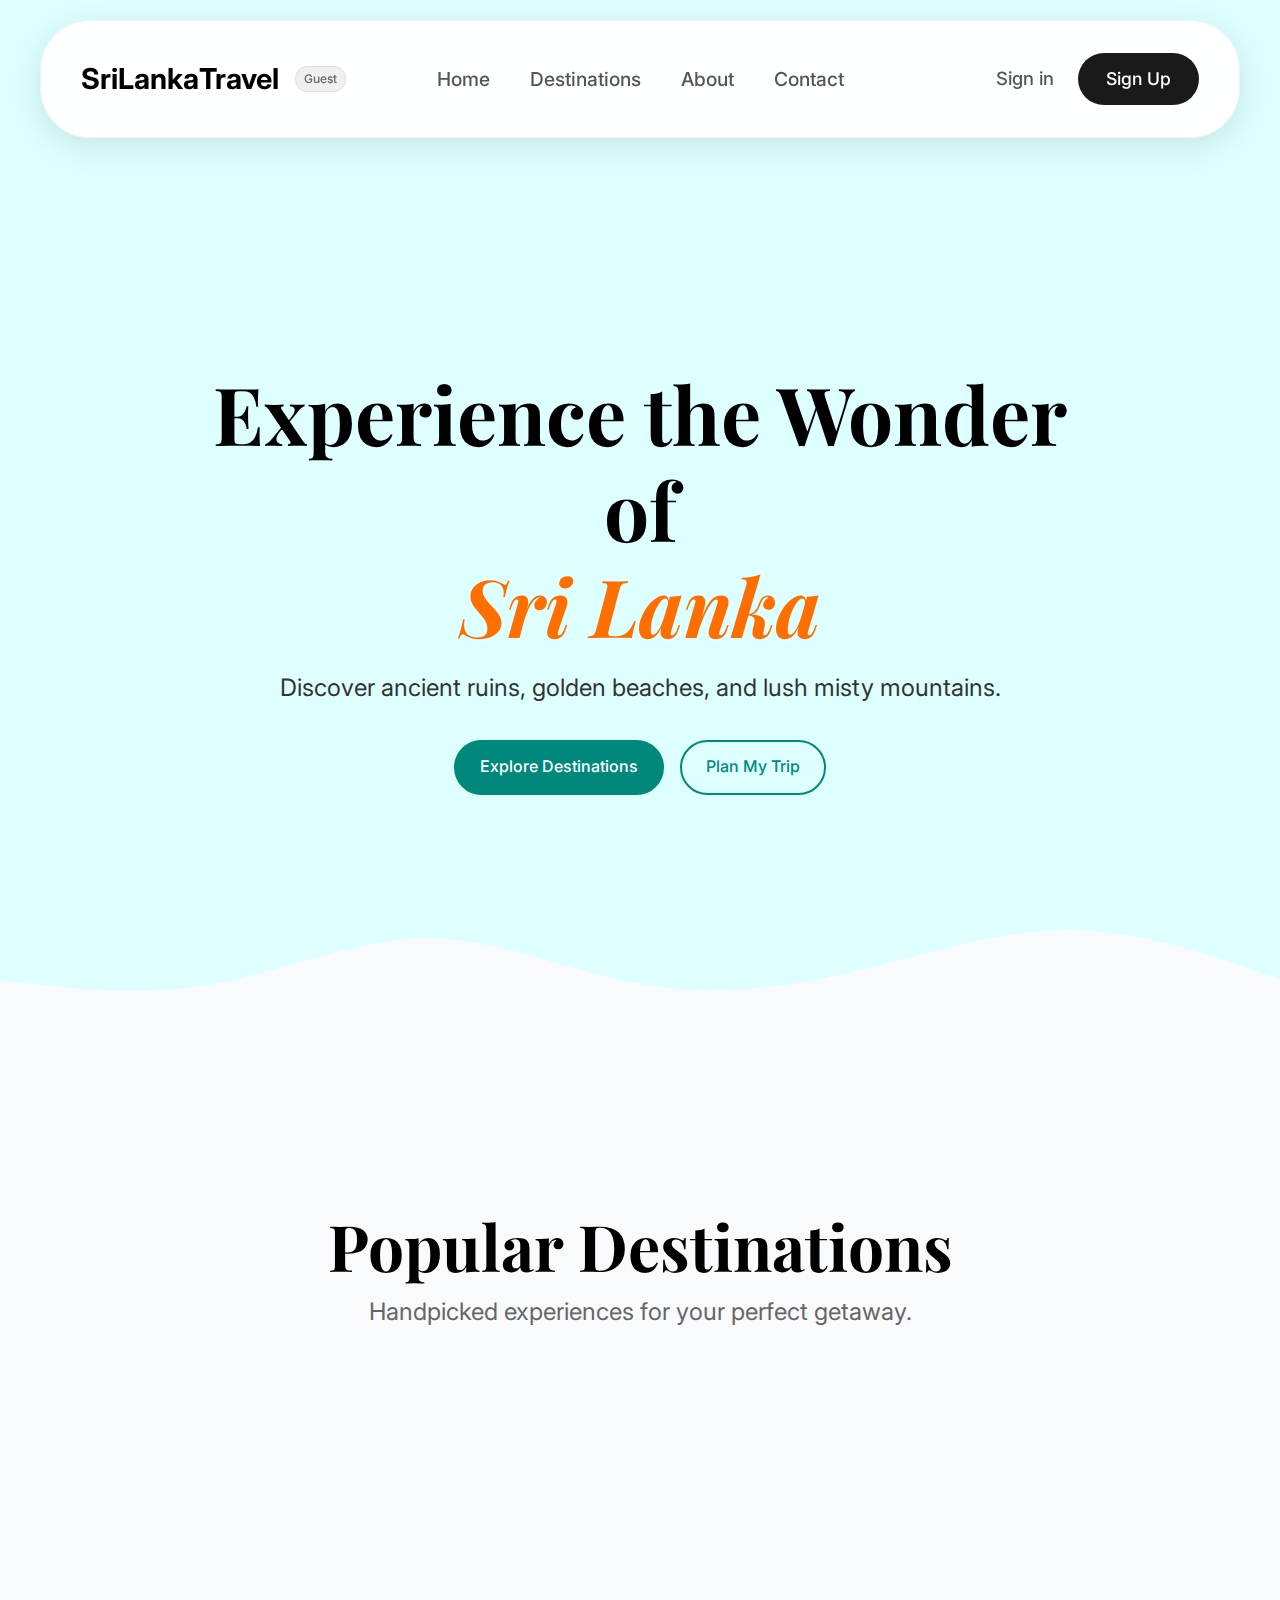
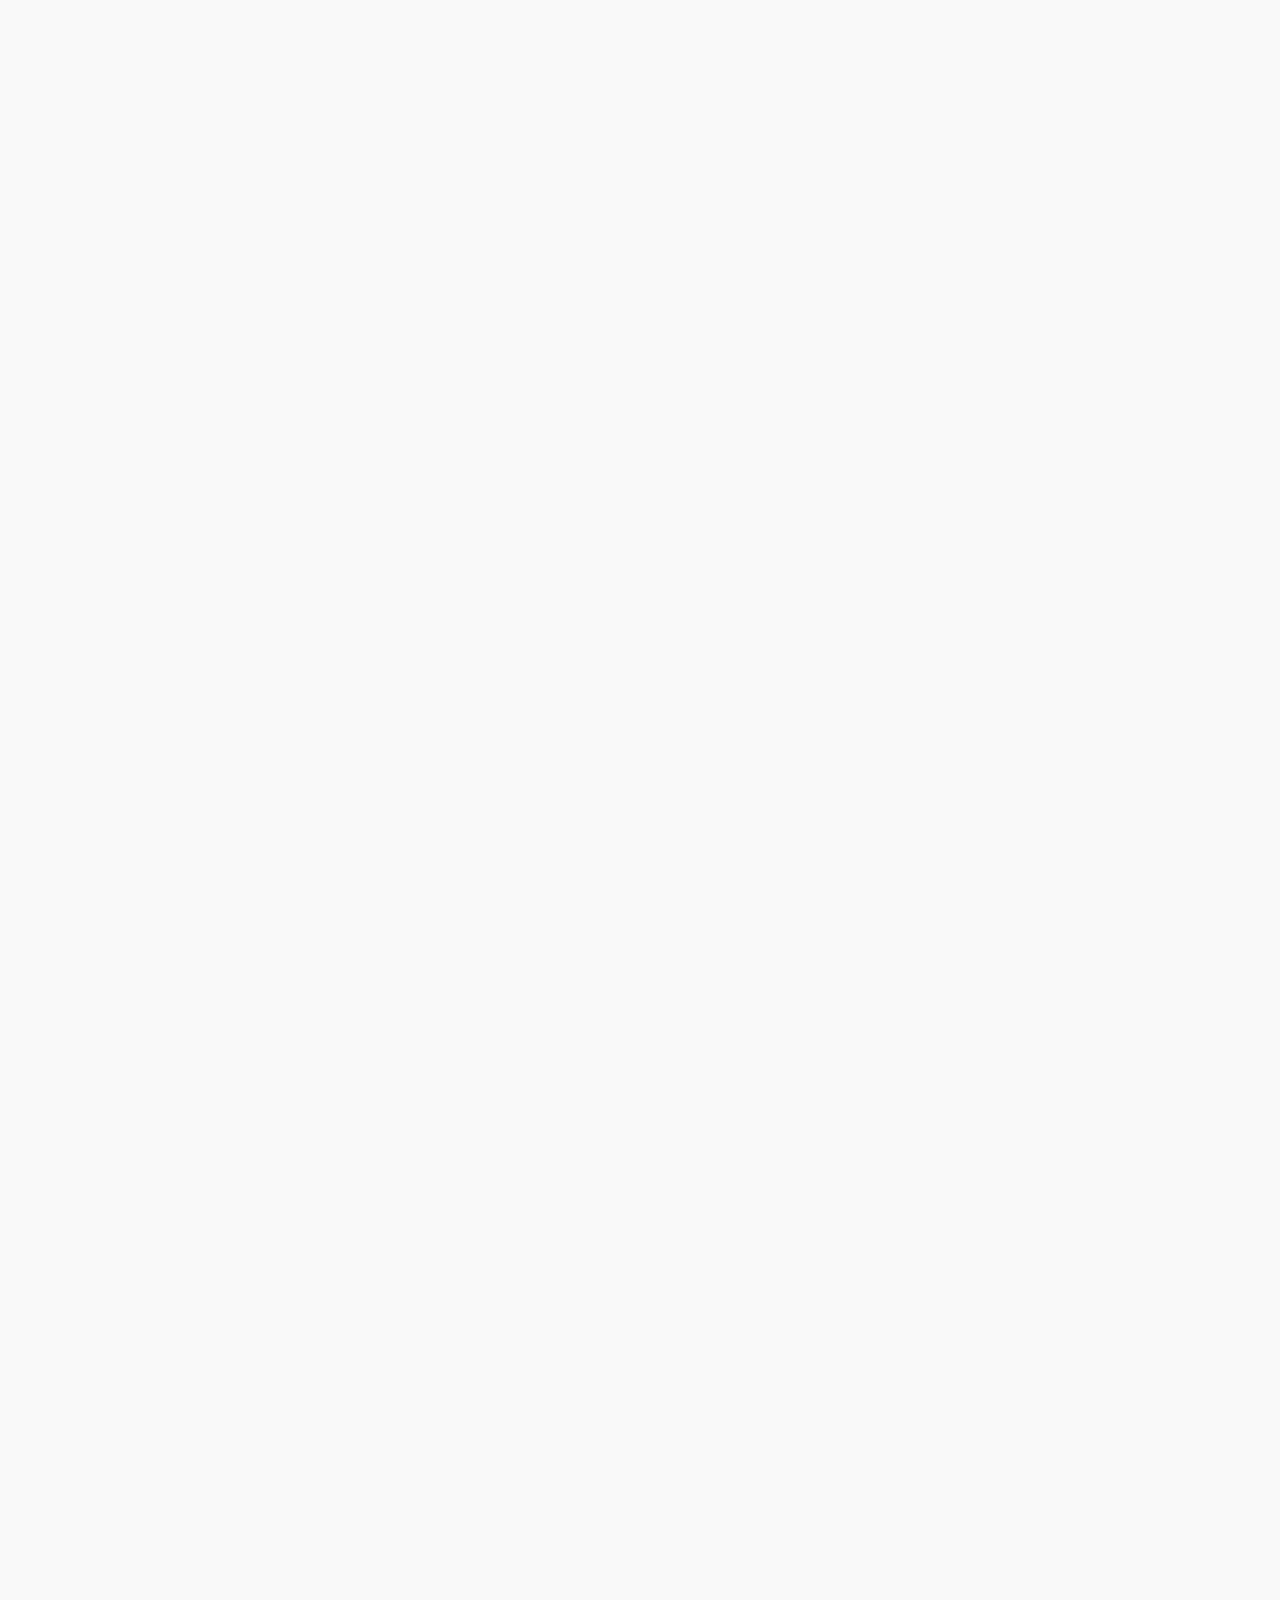
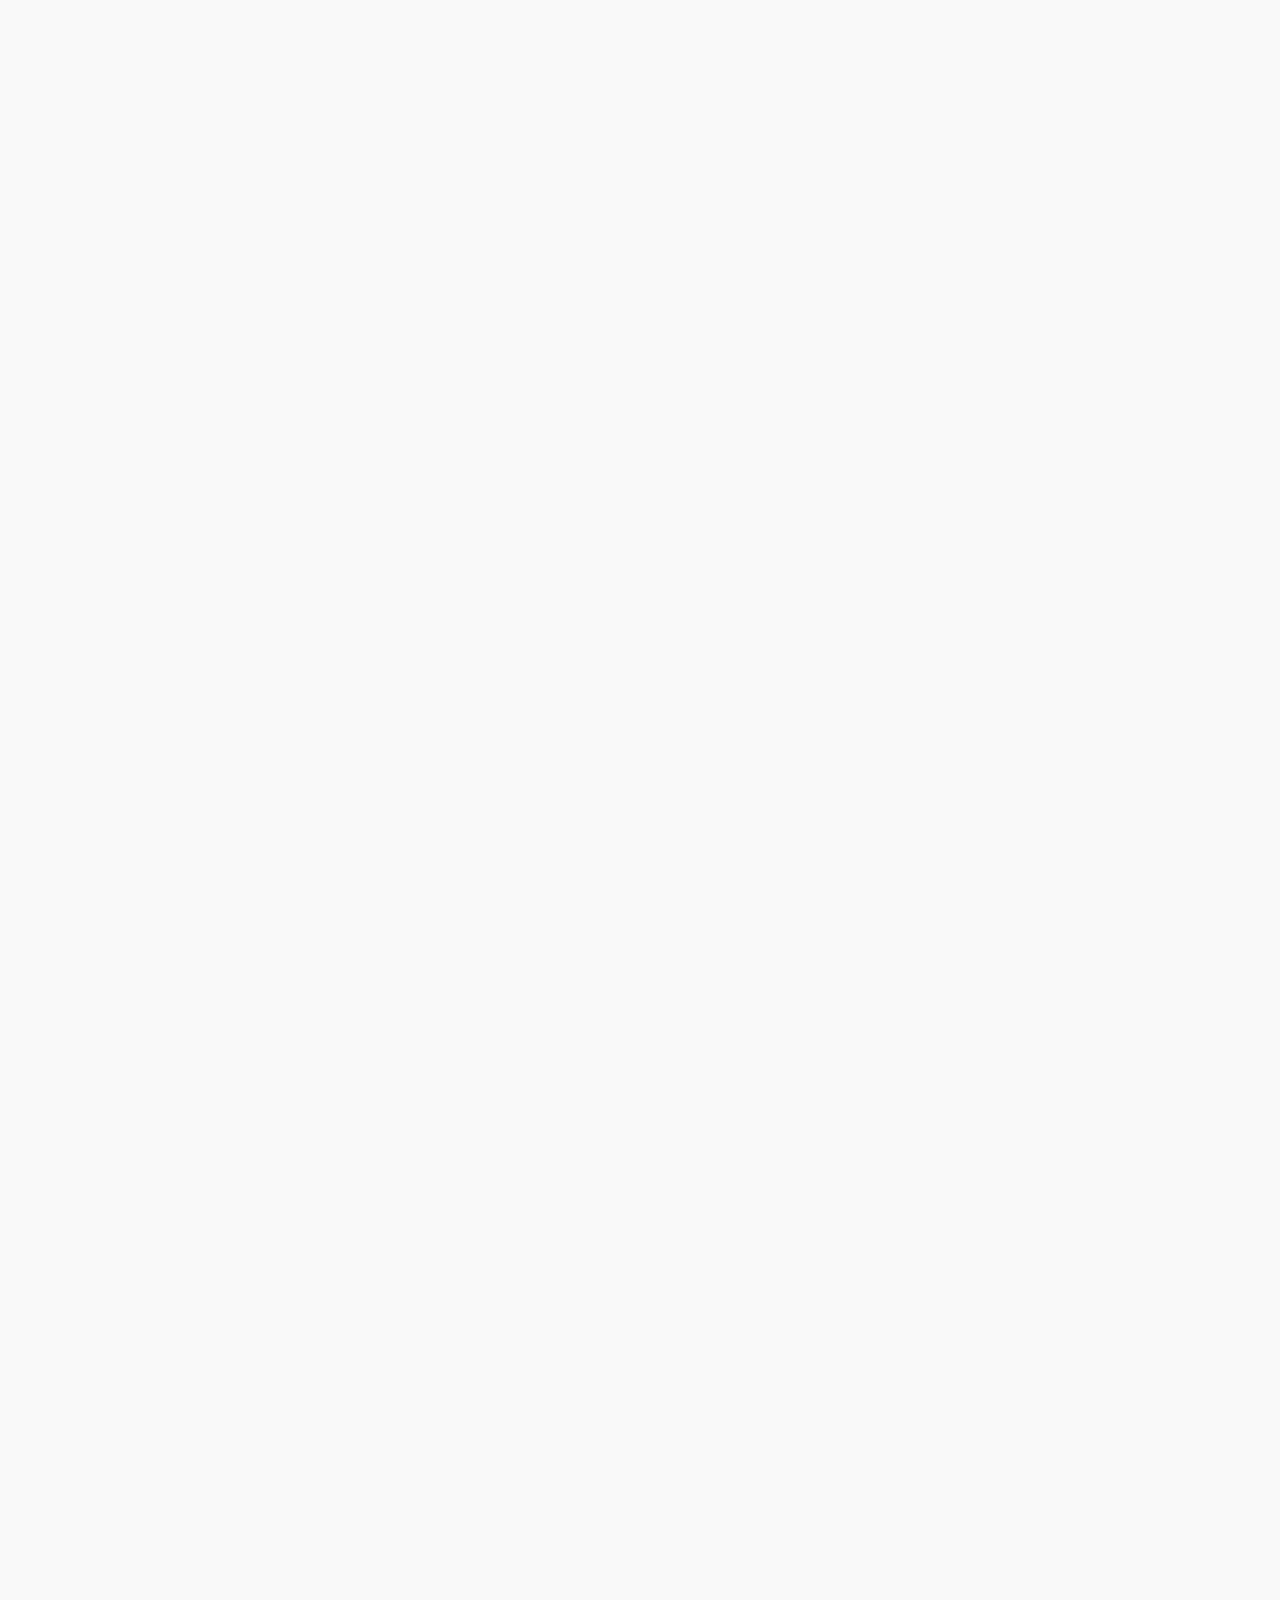
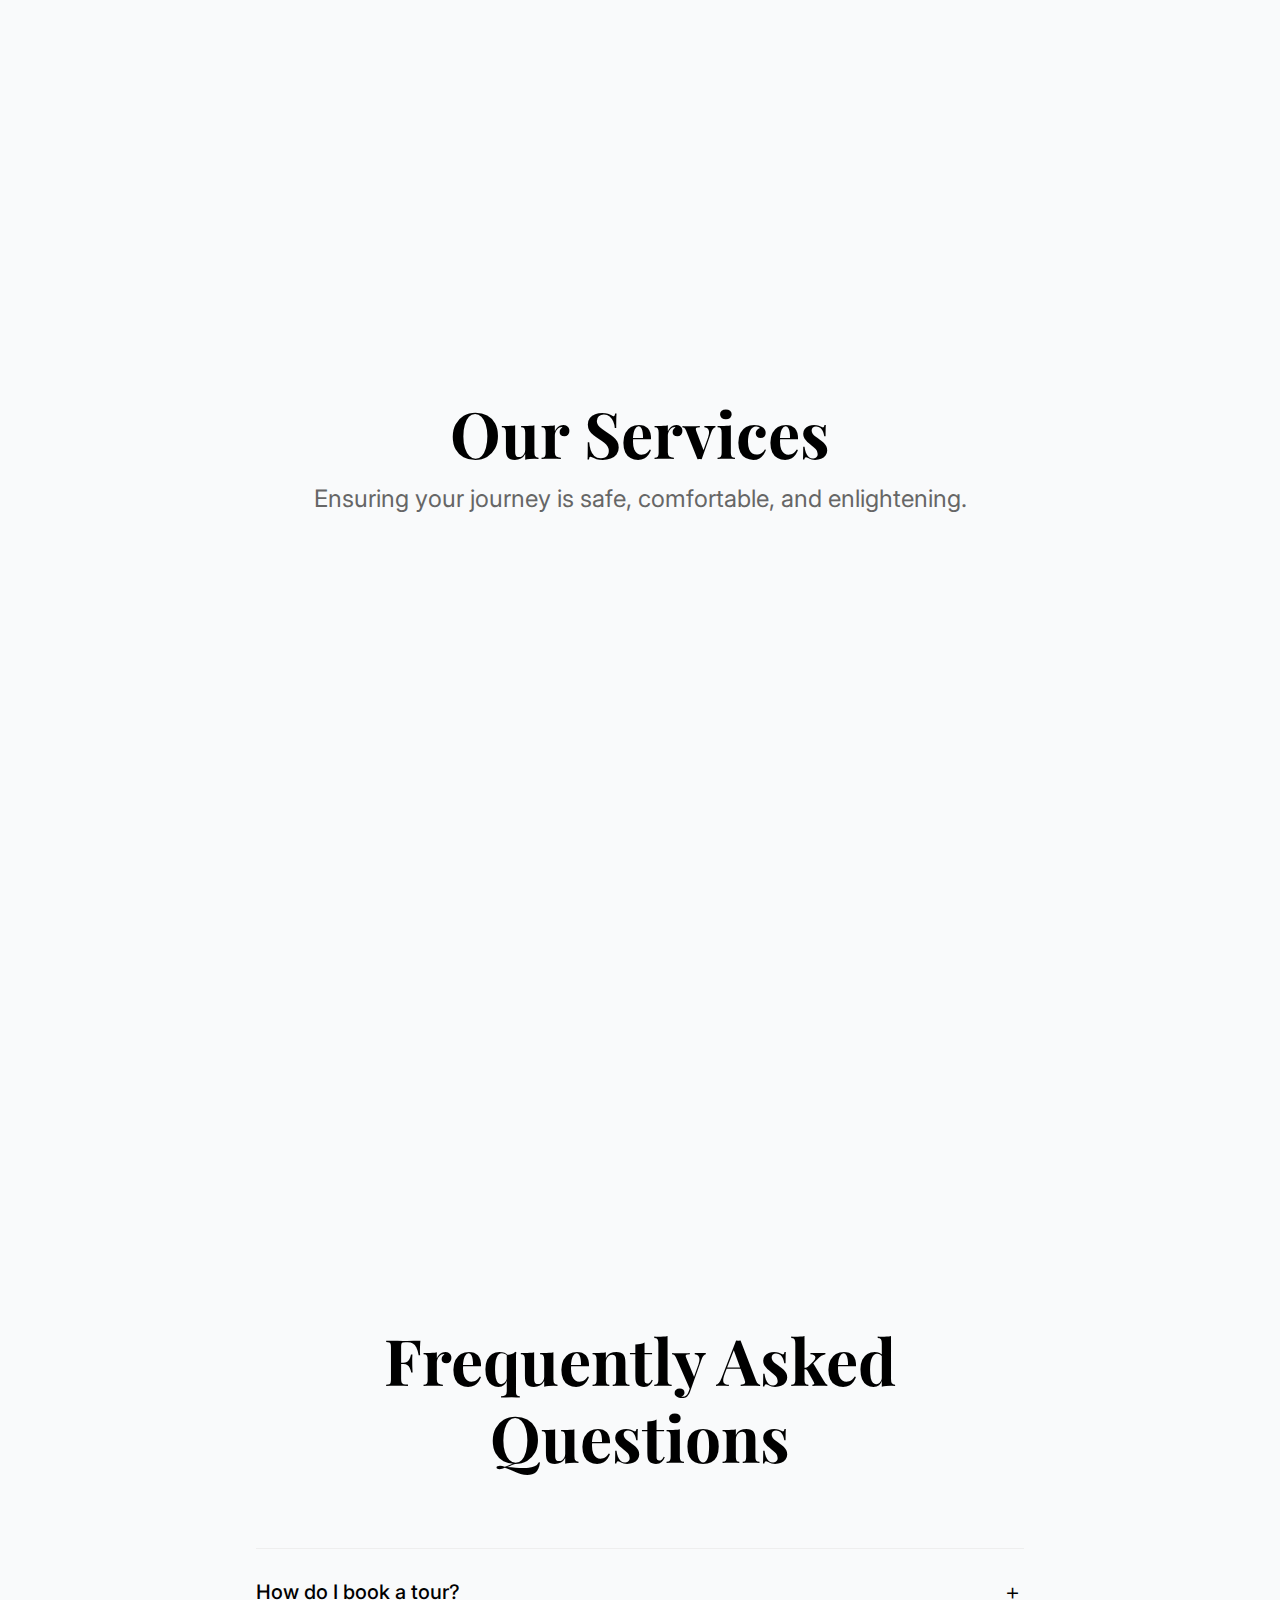
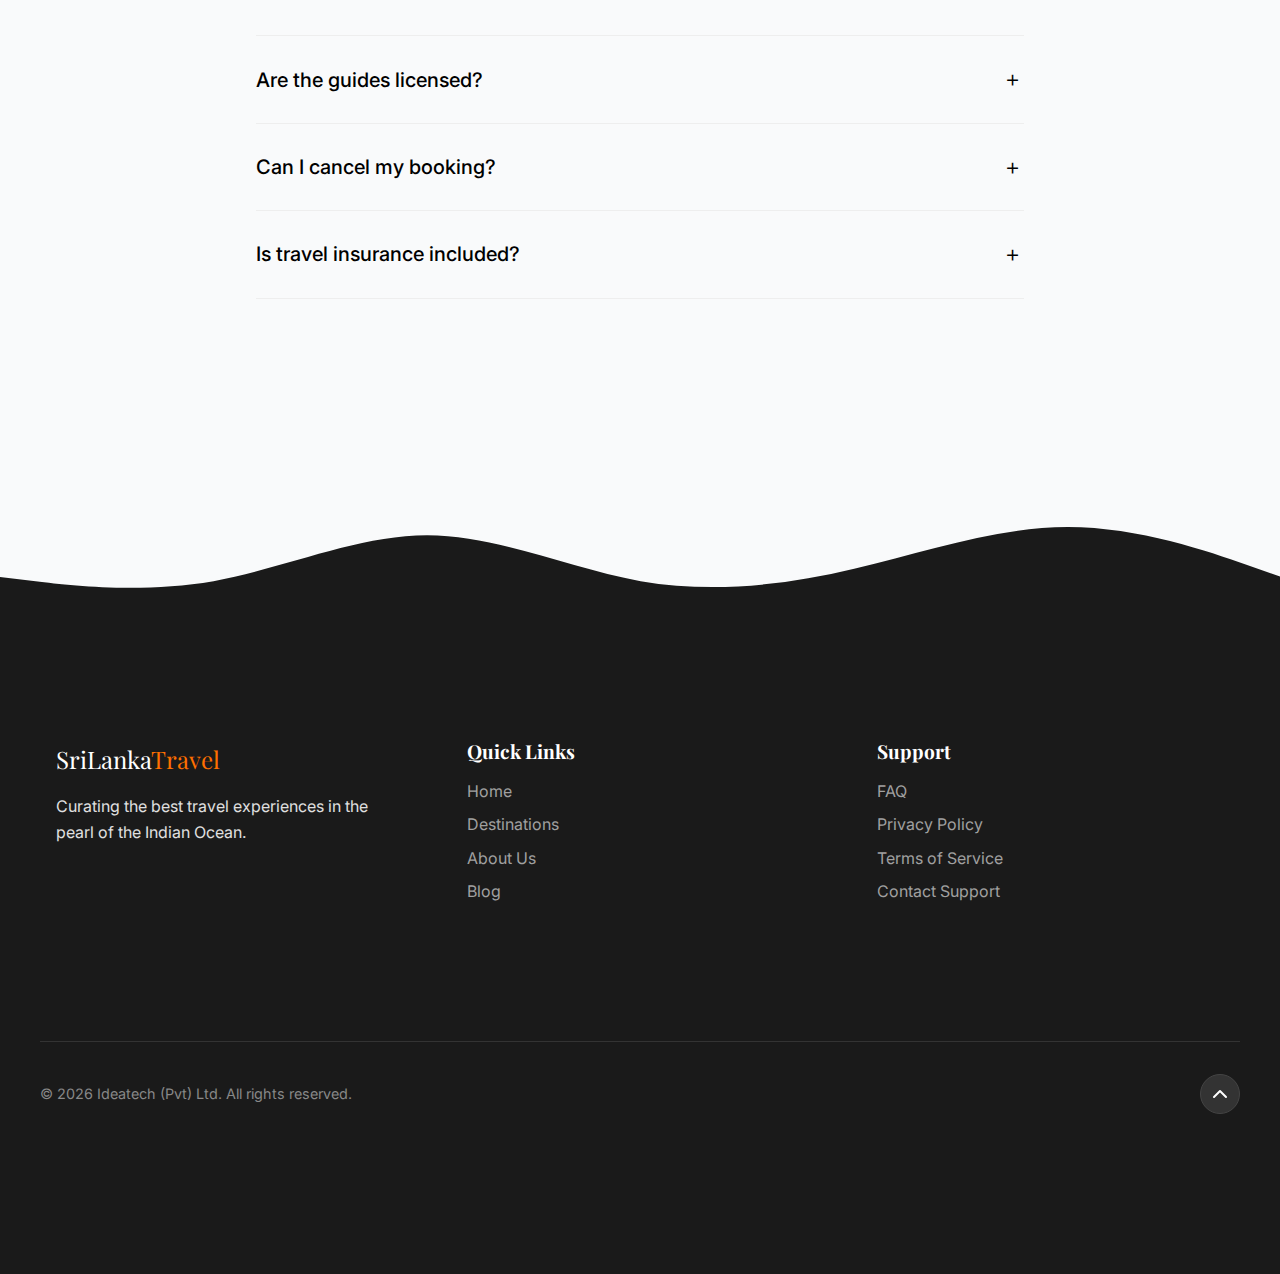
<file: index.html>
<!DOCTYPE html>
<html lang="en">

<head>
    <meta charset="UTF-8">
    <meta name="viewport" content="width=device-width, initial-scale=1.0">
    <title>Travel Sri Lanka - Guest Page</title>
    <link rel="preconnect" href="https://fonts.googleapis.com">
    <link rel="preconnect" href="https://fonts.gstatic.com" crossorigin>
    <link
        href="https://fonts.googleapis.com/css2?family=Inter:wght@300;400;500;600&family=Playfair+Display:ital,wght@0,400;0,600;0,700;1,400&display=swap"
        rel="stylesheet">
    <link rel="stylesheet" href="styles.css">
</head>

<body>

    <!-- Navigation -->
    <div class="nav-wrapper">
        <nav class="navbar" id="navbar">
            <div class="nav-left">
                <a href="#" class="logo">SriLanka<span>Travel</span></a>
                <span class="nav-badge">Guest</span>
            </div>

            <ul class="nav-links">
                <li><a href="#home">Home</a></li>
                <li><a href="#destinations">Destinations</a></li>
                <li><a href="#about">About</a></li>
                <li><a href="#contact">Contact</a></li>
            </ul>

            <div class="nav-right">
                <a href="#signin" class="nav-text-link">Sign in</a>
                <a href="#signup" class="btn btn-dark">Sign Up</a>
                <div class="hamburger">
                    <span class="bar"></span>
                    <span class="bar"></span>
                    <span class="bar"></span>
                </div>
            </div>
        </nav>
    </div>

    <!-- Hero Section -->
    <header class="hero" id="home">
        <div class="hero-overlay"></div>
        <div class="hero-content container">
            <h1 class="hero-title">Experience the Wonder of <br> <span class="highlight">Sri Lanka</span></h1>
            <p class="hero-subtitle">Discover ancient ruins, golden beaches, and lush misty mountains.</p>
            <div class="hero-buttons">
                <a href="#destinations" class="btn btn-primary">Explore Destinations</a>
                <a href="#contact" class="btn btn-outline">Plan My Trip</a>
            </div>
        </div>
        <div class="hero-wave">
            <svg xmlns="http://www.w3.org/2000/svg" viewBox="0 0 1440 320" preserveAspectRatio="none">
                <path fill-opacity="1"
                    d="M0,192L40,197.3C80,203,160,213,240,197.3C320,181,400,139,480,138.7C560,139,640,181,720,197.3C800,213,880,203,960,181.3C1040,160,1120,128,1200,128C1280,128,1360,160,1400,176L1440,192L1440,320L1400,320C1360,320,1280,320,1200,320C1120,320,1040,320,960,320C880,320,800,320,720,320C640,320,560,320,480,320C400,320,320,320,240,320C160,320,80,320,40,320L0,320Z">
                </path>
            </svg>
        </div>
    </header>


    <!-- Featured Destinations -->
    <section class="destinations section" id="destinations">
        <div class="container">
            <div class="section-header">
                <h2 class="section-title">Popular Destinations</h2>
                <p class="section-subtitle">Handpicked experiences for your perfect getaway.</p>
            </div>

            <div class="destinations-grid">
                <!-- Card 1 -->
                <article class="card destination-card reveal">
                    <div class="card-image">
                        <img src="assets/Sigiriya.png" alt="Sigiriya Rock Fortress">
                        <div class="card-badge">Cultural</div>
                    </div>
                    <div class="card-content">
                        <h3>Sigiriya</h3>
                        <p>The ancient rock fortress and palace ruin surrounded by the remains of an extensive network
                            of gardens.</p>
                        <a href="#" class="card-link">Explore <span class="arrow">&rarr;</span></a>
                    </div>
                </article>

                <!-- Card 2 -->
                <article class="card destination-card reveal">
                    <div class="card-image">
                        <img src="assets/Ella.png" alt="Ella Train">
                        <div class="card-badge">Nature</div>
                    </div>
                    <div class="card-content">
                        <h3>Ella</h3>
                        <p>A small town in the Badulla District, famous for its tea plantations and the Nine Arch
                            Bridge.</p>
                        <a href="#" class="card-link">Explore <span class="arrow">&rarr;</span></a>
                    </div>
                </article>

                <!-- Card 3 -->
                <article class="card destination-card reveal">
                    <div class="card-image">
                        <img src="assets/Mirissa.png" alt="Mirissa Beach">
                        <div class="card-badge">Beach</div>
                    </div>
                    <div class="card-content">
                        <h3>Mirissa</h3>
                        <p>A small town on the south coast, a popular tourist destination for whale watching and
                            surfing.</p>
                        <a href="#" class="card-link">Explore <span class="arrow">&rarr;</span></a>
                    </div>
                </article>

                <!-- Card 4 -->
                <article class="card destination-card reveal">
                    <div class="card-image">
                        <img src="assets/hiking.png" alt="Horton Plains">
                        <div class="card-badge">Hiking</div>
                    </div>
                    <div class="card-content">
                        <h3>Horton Plains</h3>
                        <p>Discover the breathtaking World's End precipice and trek through misty cloud forests rich in
                            biodiversity.</p>
                        <a href="#" class="card-link">Explore <span class="arrow">&rarr;</span></a>
                    </div>
                </article>

                <!-- Card 5 -->
                <article class="card destination-card reveal">
                    <div class="card-image">
                        <img src="assets/hikkaduwa.png" alt="Hikkaduwa Nightlife">
                        <div class="card-badge">Party</div>
                    </div>
                    <div class="card-content">
                        <h3>Hikkaduwa</h3>
                        <p>Experience the vibrant nightlife, beach parties, and festivals in the coastal town of
                            Hikkaduwa.</p>
                        <a href="#" class="card-link">Explore <span class="arrow">&rarr;</span></a>
                    </div>
                </article>
            </div>
        </div>
    </section>

    <!-- Riders & Guides (Conceptual) -->
    <section class="riders-guides section" id="team">
        <div class="container">
            <div class="section-header">
                <h2 class="section-title">Our Services</h2>
                <p class="section-subtitle">Ensuring your journey is safe, comfortable, and enlightening.</p>
            </div>

            <div class="services-grid">
                <!-- Card 1: Riders (Transport) -->
                <article class="service-card reveal">
                    <span class="service-badge badge-transport">Transport</span>
                    <h3 class="service-title">Professional Riders</h3>
                    <p class="service-description">Travel in comfort and safety with our fleet of modern vehicles
                        and experienced drivers who know every twist and turn of the island's roads.</p>
                    <a href="#contact" class="service-link">Book Your Ride <span class="arrow">&rarr;</span></a>
                </article>

                <!-- Card 2: Guides (Navigation) -->
                <article class="service-card reveal">
                    <span class="service-badge badge-guide">Guidance</span>
                    <h3 class="service-title">Expert Guides</h3>
                    <p class="service-description">Uncover the hidden stories and rich history of Sri Lanka with our
                        knowledgeable guides, dedicated to providing you with an authentic experience.</p>
                    <a href="#contact" class="service-link">Find a Guide <span class="arrow">&rarr;</span></a>
                </article>
            </div>
        </div>
    </section>

    <!-- FAQ Section -->
    <section class="faq section" id="faq">
        <div class="container faq-container">
            <div class="section-header">
                <h2 class="section-title">Frequently Asked Questions</h2>
            </div>

            <div class="faq-list">
                <div class="faq-item">
                    <div class="faq-question">
                        <span>How do I book a tour?</span>
                        <span class="faq-toggle">+</span>
                    </div>
                    <div class="faq-answer">
                        <p>Simply choose your destination or package and click "Book Now". You can also contact our
                            support team for customized itineraries.</p>
                    </div>
                </div>

                <div class="faq-item">
                    <div class="faq-question">
                        <span>Are the guides licensed?</span>
                        <span class="faq-toggle">+</span>
                    </div>
                    <div class="faq-answer">
                        <p>Yes, all our guides and riders are government-licensed professionals with extensive training
                            and experience.</p>
                    </div>
                </div>

                <div class="faq-item">
                    <div class="faq-question">
                        <span>Can I cancel my booking?</span>
                        <span class="faq-toggle">+</span>
                    </div>
                    <div class="faq-answer">
                        <p>We offer flexible cancellation policies. Bookings cancelled 48 hours in advance are eligible
                            for a full refund.</p>
                    </div>
                </div>

                <div class="faq-item">
                    <div class="faq-question">
                        <span>Is travel insurance included?</span>
                        <span class="faq-toggle">+</span>
                    </div>
                    <div class="faq-answer">
                        <p>Basic travel insurance is included in our premium packages. For standard bookings, we
                            recommend purchasing comprehensive travel insurance separately.</p>
                    </div>
                </div>
            </div>
        </div>
    </section>

    <!-- Footer -->
    <footer class="footer">
        <div class="footer-wave">
            <svg xmlns="http://www.w3.org/2000/svg" viewBox="0 0 1440 320" preserveAspectRatio="none">
                <path fill="#1a1a1a" fill-opacity="1"
                    d="M0,192L40,197.3C80,203,160,213,240,197.3C320,181,400,139,480,138.7C560,139,640,181,720,197.3C800,213,880,203,960,181.3C1040,160,1120,128,1200,128C1280,128,1360,160,1400,176L1440,192L1440,320L1400,320C1360,320,1280,320,1200,320C1120,320,1040,320,960,320C880,320,800,320,720,320C640,320,560,320,480,320C400,320,320,320,240,320C160,320,80,320,40,320L0,320Z">
                </path>
            </svg>
        </div>
        <div class="footer-content-wrapper">
            <div class="container footer-container">
                <div class="footer-col">
                    <a href="#" class="footer-logo">SriLanka<span>Travel</span></a>
                    <p>Curating the best travel experiences in the pearl of the Indian Ocean.</p>
                </div>
                <div class="footer-col">
                    <h4>Quick Links</h4>
                    <ul>
                        <li><a href="#home">Home</a></li>
                        <li><a href="#destinations">Destinations</a></li>
                        <li><a href="#about">About Us</a></li>
                        <li><a href="#blog">Blog</a></li>
                    </ul>
                </div>
                <div class="footer-col">
                    <h4>Support</h4>
                    <ul>
                        <li><a href="#">FAQ</a></li>
                        <li><a href="#">Privacy Policy</a></li>
                        <li><a href="#">Terms of Service</a></li>
                        <li><a href="#">Contact Support</a></li>
                    </ul>
                </div>

            </div>
            <div class="footer-bottom container">
                <p>&copy; 2026 Ideatech (Pvt) Ltd. All rights reserved.</p>
                <div class="social-links">
                    <a href="#home" class="scroll-top-btn" aria-label="Scroll to top">
                        <svg xmlns="http://www.w3.org/2000/svg" width="24" height="24" viewBox="0 0 24 24" fill="none"
                            stroke="currentColor" stroke-width="2" stroke-linecap="round" stroke-linejoin="round">
                            <path d="M18 15l-6-6-6 6" />
                        </svg>
                    </a>
                </div>
            </div>
        </div>
    </footer>

    <script src="script.js"></script>
</body>

</html>
</file>
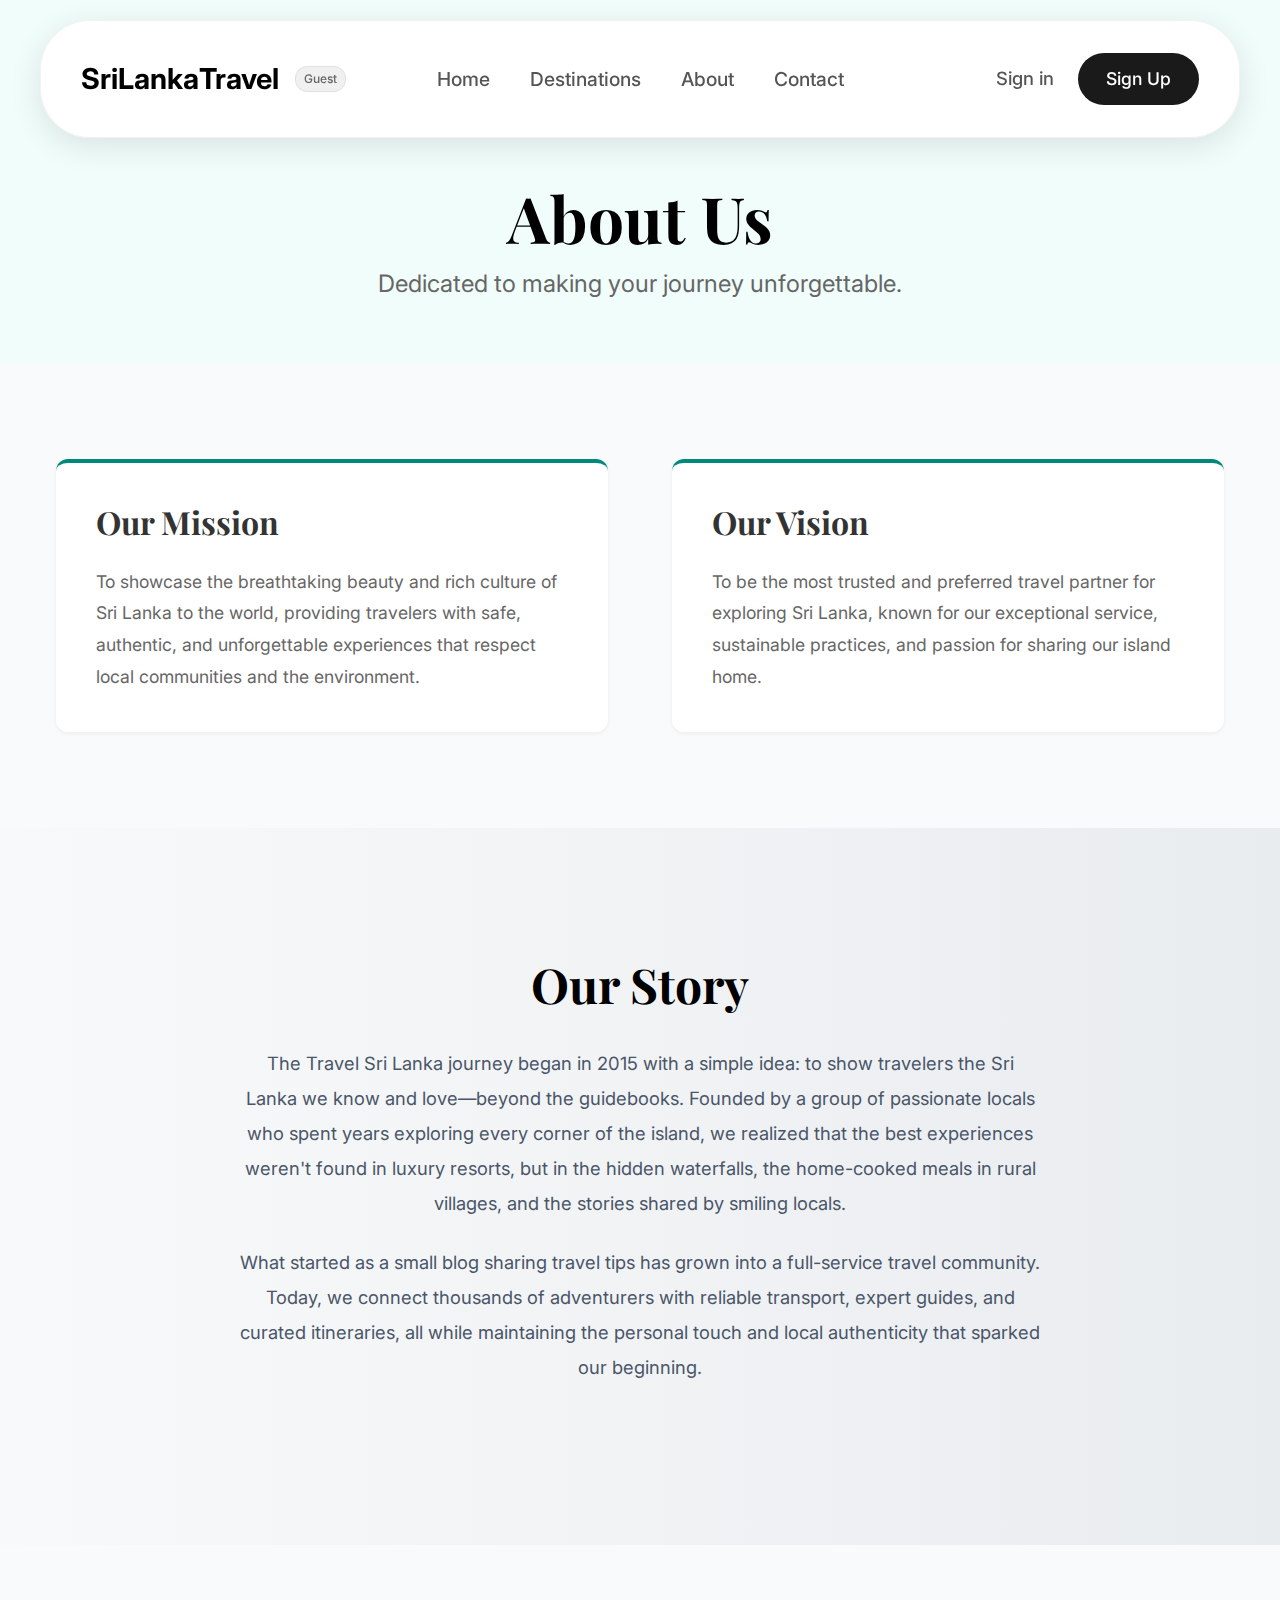
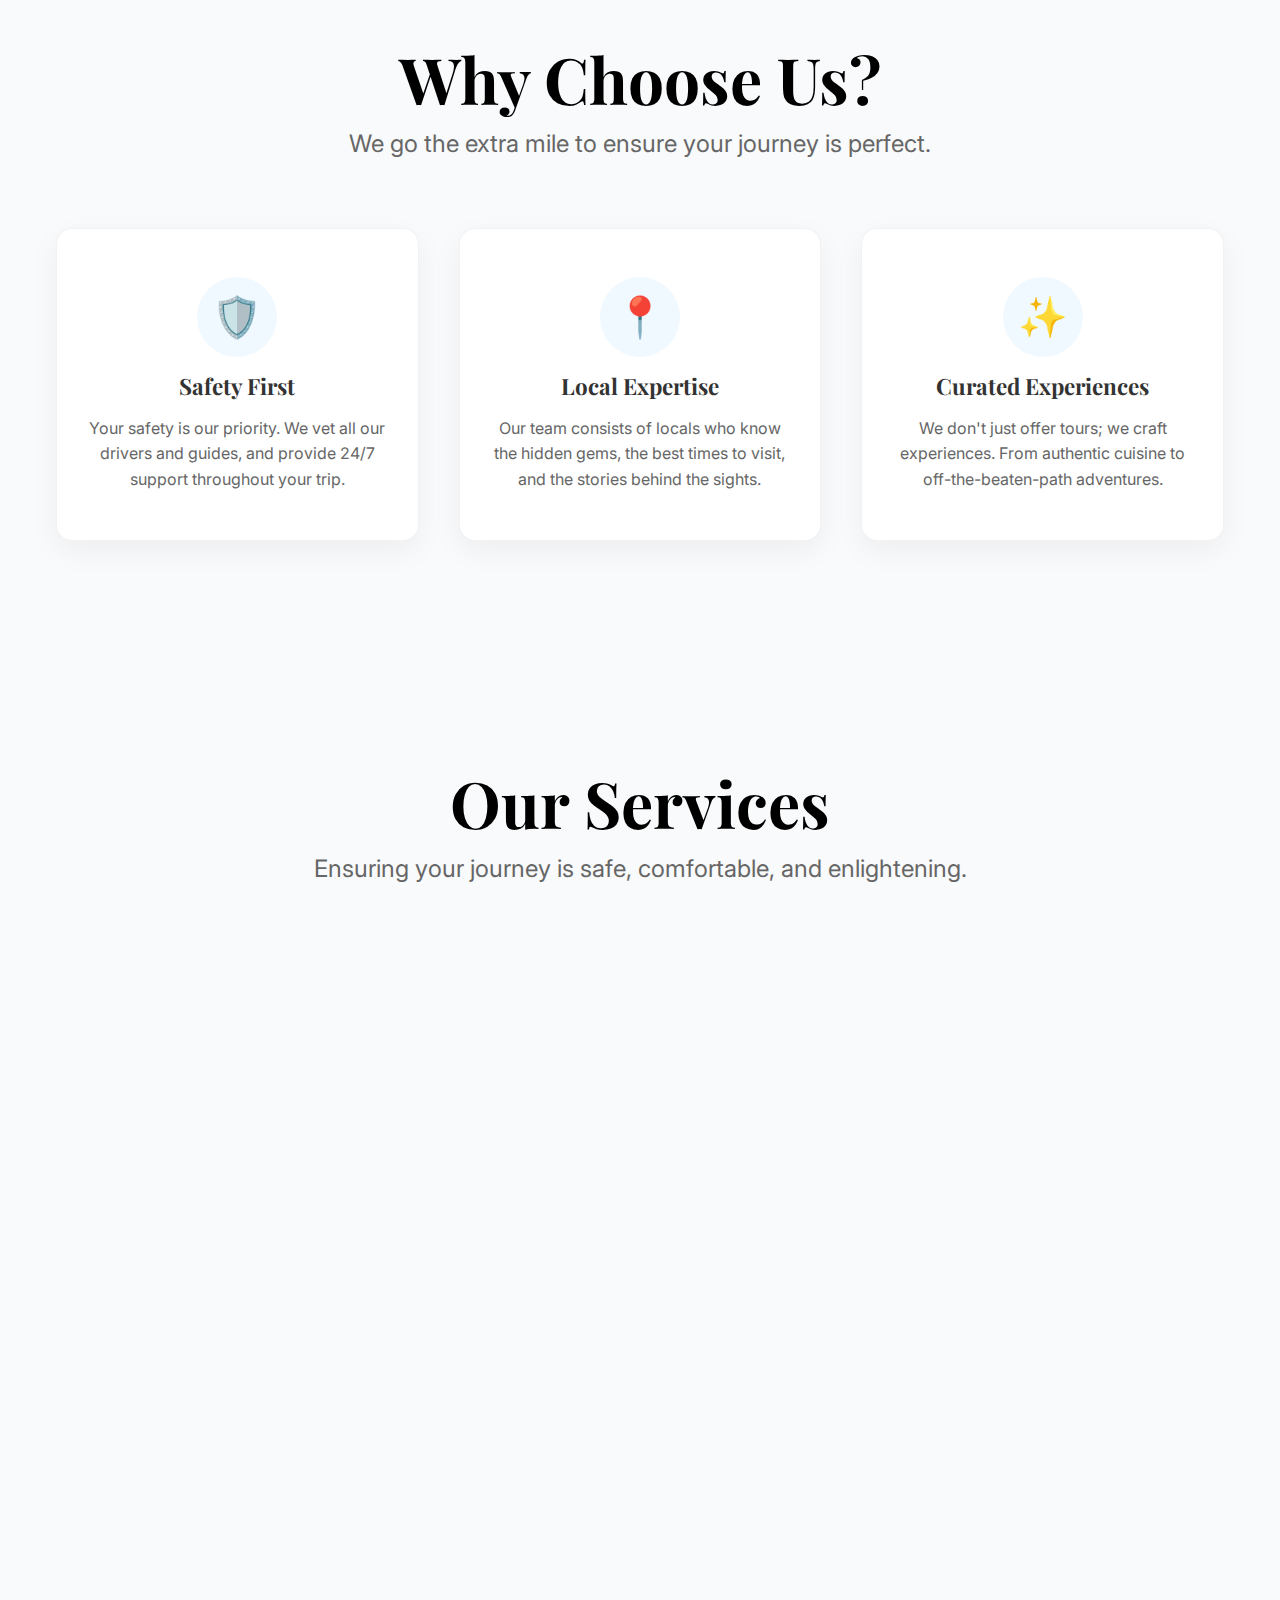
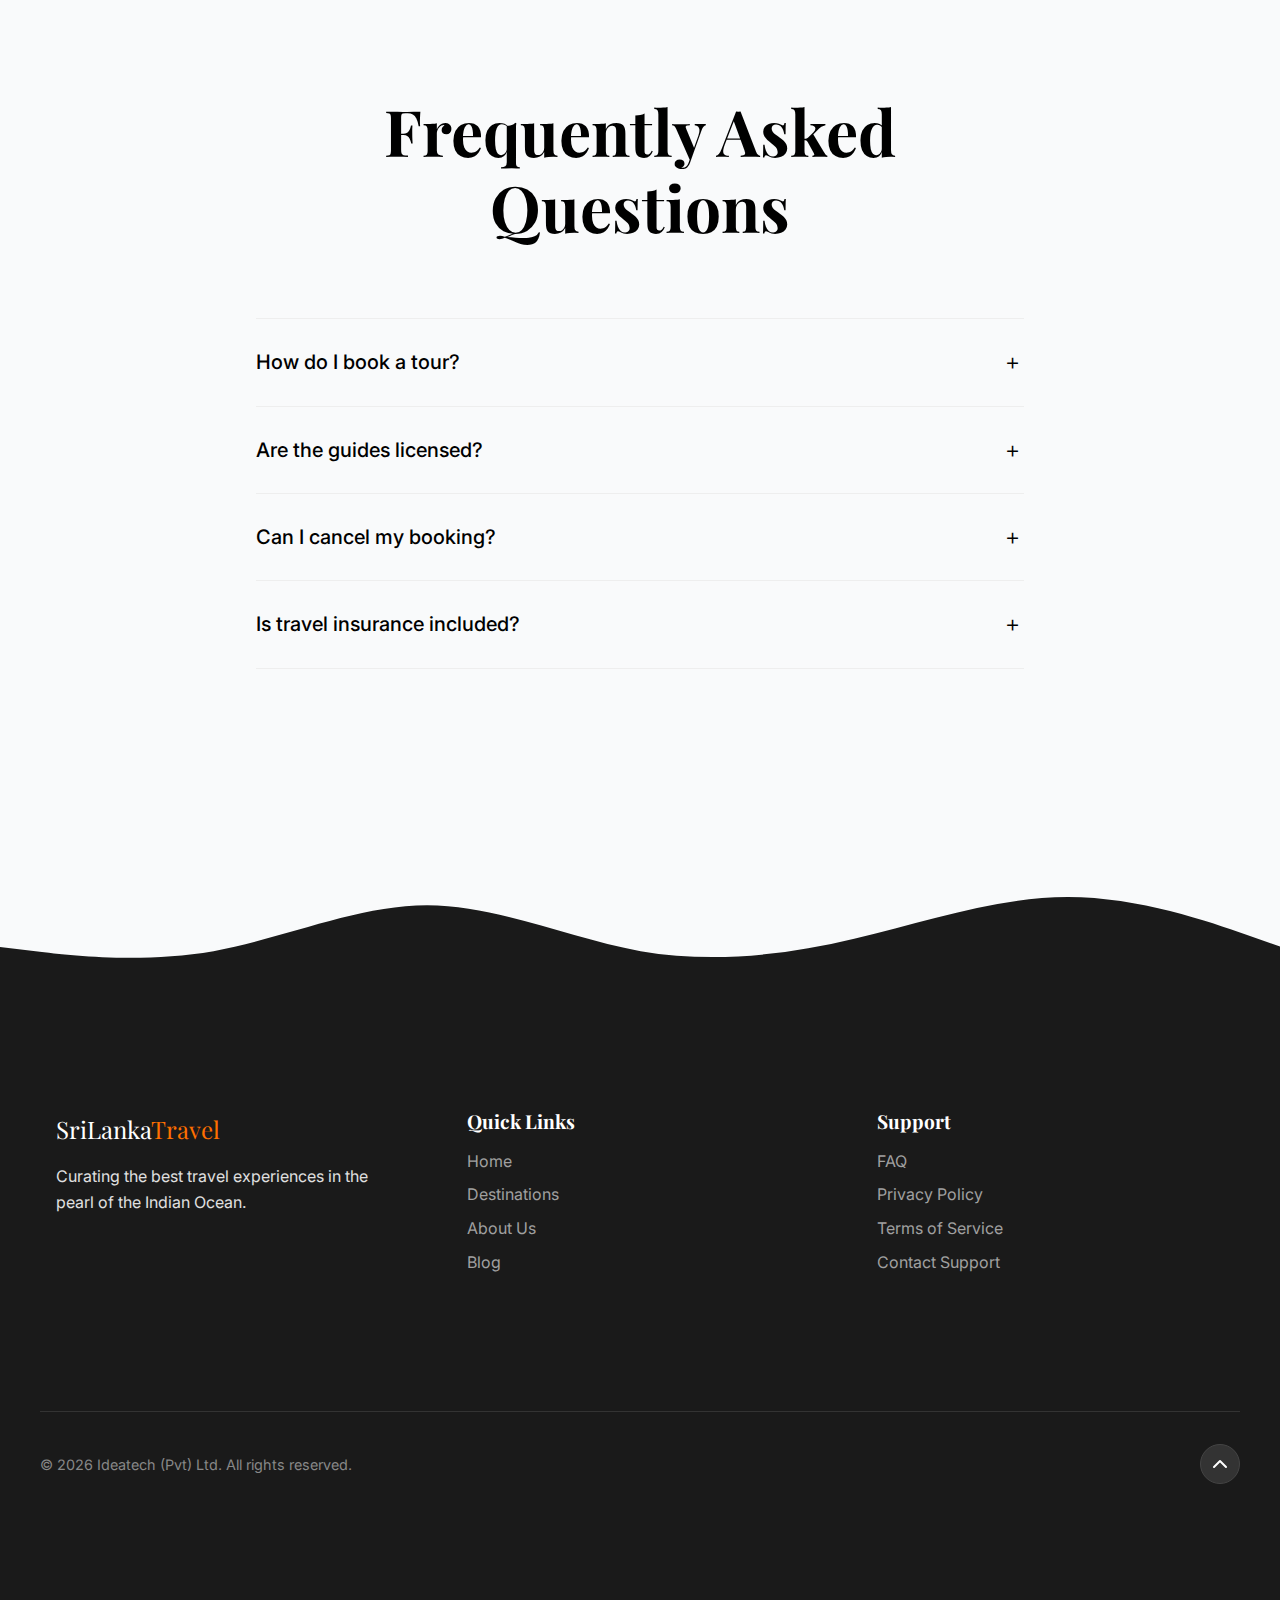
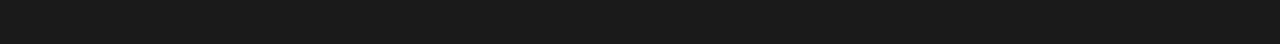
<file: about.html>
<!DOCTYPE html>
<html lang="en">

<head>
    <meta charset="UTF-8">
    <meta name="viewport" content="width=device-width, initial-scale=1.0">
    <title>About Us - Travel Sri Lanka</title>
    <link rel="preconnect" href="https://fonts.googleapis.com">
    <link rel="preconnect" href="https://fonts.gstatic.com" crossorigin>
    <link
        href="https://fonts.googleapis.com/css2?family=Inter:wght@300;400;500;600&family=Playfair+Display:ital,wght@0,400;0,600;0,700;1,400&display=swap"
        rel="stylesheet">
    <link rel="stylesheet" href="styles.css">
    <style>
        /* Temporarily inline or add to styles.css later */
        .page-header {
            padding-top: 180px;
            padding-bottom: 60px;
            text-align: center;
            background-color: #f0fdfa;
        }
    </style>
</head>

<body>

    <!-- Navigation -->
    <div class="nav-wrapper">
        <nav class="navbar" id="navbar">
            <div class="nav-left">
                <a href="index.html" class="logo">SriLanka<span>Travel</span></a>
                <span class="nav-badge">Guest</span>
            </div>

            <ul class="nav-links">
                <li><a href="index.html">Home</a></li>
                <li><a href="destinations.html">Destinations</a></li>
                <li><a href="about.html">About</a></li>
                <li><a href="contact.html">Contact</a></li>
            </ul>

            <div class="nav-right">
                <a href="#signin" class="nav-text-link">Sign in</a>
                <a href="#signup" class="btn btn-dark">Sign Up</a>
                <div class="hamburger">
                    <span class="bar"></span>
                    <span class="bar"></span>
                    <span class="bar"></span>
                </div>
            </div>
        </nav>
    </div>

    <!-- Page Header -->
    <header class="page-header">
        <div class="container">
            <h1 class="section-title">About Us</h1>
            <p class="section-subtitle">Dedicated to making your journey unforgettable.</p>
        </div>
    </header>

    <!-- Mission & Vision -->
    <section class="mission section">
        <div class="container">
            <div class="mission-grid">
                <div class="mission-content">
                    <h2 class="section-title text-left">Our Mission</h2>
                    <p>To showcase the breathtaking beauty and rich culture of Sri Lanka to the world, providing
                        travelers with safe, authentic, and unforgettable experiences that respect local communities and
                        the environment.</p>
                </div>
                <div class="mission-content">
                    <h2 class="section-title text-left">Our Vision</h2>
                    <p>To be the most trusted and preferred travel partner for exploring Sri Lanka, known for our
                        exceptional service, sustainable practices, and passion for sharing our island home.</p>
                </div>
            </div>
        </div>
    </section>

    <!-- Our Story -->
    <section class="story section bg-light">
        <div class="container">
            <div class="story-content text-center">
                <h2 class="section-title">Our Story</h2>
                <div class="story-text" style="max-width: 800px; margin: 0 auto;">
                    <p style="margin-bottom: 1.5rem;">The Travel Sri Lanka journey began in 2015 with a simple idea: to
                        show travelers the
                        Sri Lanka we know and love—beyond the guidebooks. Founded by a group of passionate locals who
                        spent years exploring every corner of the island, we realized that the best experiences weren't
                        found in luxury resorts, but in the hidden waterfalls, the home-cooked meals in rural villages,
                        and the stories shared by smiling locals.</p>
                    <p>What started as a small blog sharing travel tips has grown into a full-service travel community.
                        Today, we connect thousands of adventurers with reliable transport, expert guides, and curated
                        itineraries, all while maintaining the personal touch and local authenticity that sparked our
                        beginning.</p>
                </div>
            </div>
        </div>
    </section>

    <!-- Why Choose Us -->
    <section class="features section">
        <div class="container">
            <div class="section-header">
                <h2 class="section-title">Why Choose Us?</h2>
                <p class="section-subtitle">We go the extra mile to ensure your journey is perfect.</p>
            </div>
            <div class="features-grid">
                <div class="feature-item text-center">
                    <div class="feature-icon" style="font-size: 2.5rem; margin-bottom: 1rem;">🛡️</div>
                    <h3>Safety First</h3>
                    <p>Your safety is our priority. We vet all our drivers and guides, and provide 24/7 support
                        throughout your trip.</p>
                </div>
                <div class="feature-item text-center">
                    <div class="feature-icon" style="font-size: 2.5rem; margin-bottom: 1rem;">📍</div>
                    <h3>Local Expertise</h3>
                    <p>Our team consists of locals who know the hidden gems, the best times to visit, and the stories
                        behind the sights.</p>
                </div>
                <div class="feature-item text-center">
                    <div class="feature-icon" style="font-size: 2.5rem; margin-bottom: 1rem;">✨</div>
                    <h3>Curated Experiences</h3>
                    <p>We don't just offer tours; we craft experiences. From authentic cuisine to off-the-beaten-path
                        adventures.</p>
                </div>
            </div>
        </div>
    </section>



    <!-- Riders & Guides (Services) -->
    <section class="riders-guides section" id="services">
        <div class="container">
            <div class="section-header">
                <h2 class="section-title">Our Services</h2>
                <p class="section-subtitle">Ensuring your journey is safe, comfortable, and enlightening.</p>
            </div>

            <div class="services-grid">
                <!-- Card 1: Riders (Transport) -->
                <article class="service-card reveal">
                    <span class="service-badge badge-transport">Transport</span>
                    <h3 class="service-title">Professional Riders</h3>
                    <p class="service-description">Travel in comfort and safety with our fleet of modern vehicles
                        and experienced drivers who know every twist and turn of the island's roads.</p>
                    <a href="contact.html" class="service-link">Book Your Ride <span class="arrow">&rarr;</span></a>
                </article>

                <!-- Card 2: Guides (Navigation) -->
                <article class="service-card reveal">
                    <span class="service-badge badge-guide">Guidance</span>
                    <h3 class="service-title">Expert Guides</h3>
                    <p class="service-description">Uncover the hidden stories and rich history of Sri Lanka with our
                        knowledgeable guides, dedicated to providing you with an authentic experience.</p>
                    <a href="contact.html" class="service-link">Find a Guide <span class="arrow">&rarr;</span></a>
                </article>
            </div>
        </div>
    </section>

    <!-- FAQ Section -->
    <section class="faq section" id="faq">
        <div class="container faq-container">
            <div class="section-header">
                <h2 class="section-title">Frequently Asked Questions</h2>
            </div>

            <div class="faq-list">
                <div class="faq-item">
                    <div class="faq-question">
                        <span>How do I book a tour?</span>
                        <span class="faq-toggle">+</span>
                    </div>
                    <div class="faq-answer">
                        <p>Simply choose your destination or package and click "Book Now". You can also contact our
                            support team for customized itineraries.</p>
                    </div>
                </div>

                <div class="faq-item">
                    <div class="faq-question">
                        <span>Are the guides licensed?</span>
                        <span class="faq-toggle">+</span>
                    </div>
                    <div class="faq-answer">
                        <p>Yes, all our guides and riders are government-licensed professionals with extensive training
                            and experience.</p>
                    </div>
                </div>

                <div class="faq-item">
                    <div class="faq-question">
                        <span>Can I cancel my booking?</span>
                        <span class="faq-toggle">+</span>
                    </div>
                    <div class="faq-answer">
                        <p>We offer flexible cancellation policies. Bookings cancelled 48 hours in advance are eligible
                            for a full refund.</p>
                    </div>
                </div>

                <div class="faq-item">
                    <div class="faq-question">
                        <span>Is travel insurance included?</span>
                        <span class="faq-toggle">+</span>
                    </div>
                    <div class="faq-answer">
                        <p>Basic travel insurance is included in our premium packages. For standard bookings, we
                            recommend purchasing comprehensive travel insurance separately.</p>
                    </div>
                </div>
            </div>
        </div>
    </section>

    <!-- Footer -->
    <footer class="footer">
        <div class="footer-wave">
            <svg xmlns="http://www.w3.org/2000/svg" viewBox="0 0 1440 320" preserveAspectRatio="none">
                <path fill="#1a1a1a" fill-opacity="1"
                    d="M0,192L40,197.3C80,203,160,213,240,197.3C320,181,400,139,480,138.7C560,139,640,181,720,197.3C800,213,880,203,960,181.3C1040,160,1120,128,1200,128C1280,128,1360,160,1400,176L1440,192L1440,320L1400,320C1360,320,1280,320,1200,320C1120,320,1040,320,960,320C880,320,800,320,720,320C640,320,560,320,480,320C400,320,320,320,240,320C160,320,80,320,40,320L0,320Z">
                </path>
            </svg>
        </div>
        <div class="footer-content-wrapper">
            <div class="container footer-container">
                <div class="footer-col">
                    <a href="index.html" class="footer-logo">SriLanka<span>Travel</span></a>
                    <p>Curating the best travel experiences in the pearl of the Indian Ocean.</p>
                </div>
                <div class="footer-col">
                    <h4>Quick Links</h4>
                    <ul>
                        <li><a href="index.html">Home</a></li>
                        <li><a href="destinations.html">Destinations</a></li>
                        <li><a href="about.html">About Us</a></li>
                        <li><a href="#blog">Blog</a></li>
                    </ul>
                </div>
                <div class="footer-col">
                    <h4>Support</h4>
                    <ul>
                        <li><a href="about.html#faq">FAQ</a></li>
                        <li><a href="#">Privacy Policy</a></li>
                        <li><a href="#">Terms of Service</a></li>
                        <li><a href="contact.html">Contact Support</a></li>
                    </ul>
                </div>

            </div>
            <div class="footer-bottom container">
                <p>&copy; 2026 Ideatech (Pvt) Ltd. All rights reserved.</p>
                <div class="social-links">
                    <a href="#" class="scroll-top-btn" aria-label="Scroll to top"
                        onclick="window.scrollTo({top: 0, behavior: 'smooth'}); return false;">
                        <svg xmlns="http://www.w3.org/2000/svg" width="24" height="24" viewBox="0 0 24 24" fill="none"
                            stroke="currentColor" stroke-width="2" stroke-linecap="round" stroke-linejoin="round">
                            <path d="M18 15l-6-6-6 6" />
                        </svg>
                    </a>
                </div>
            </div>
        </div>
    </footer>

    <script src="script.js"></script>
</body>

</html>
</file>
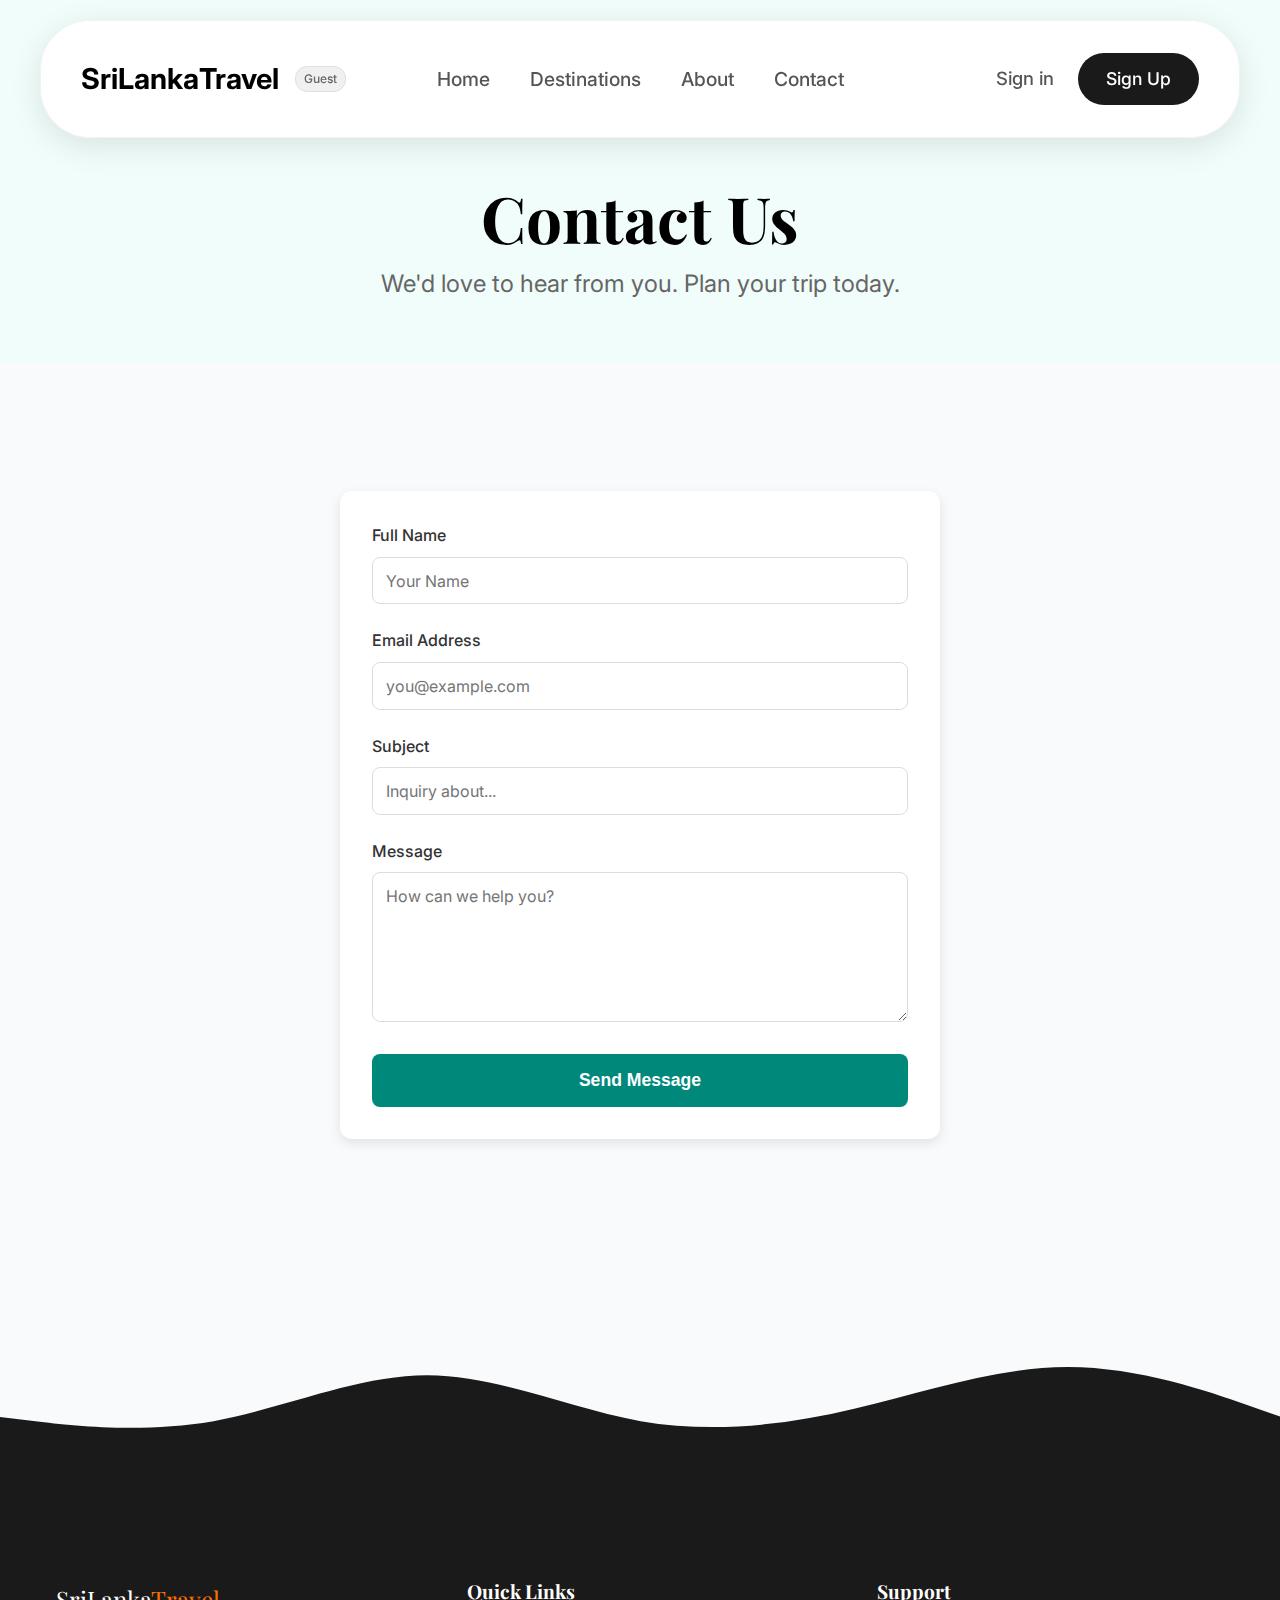
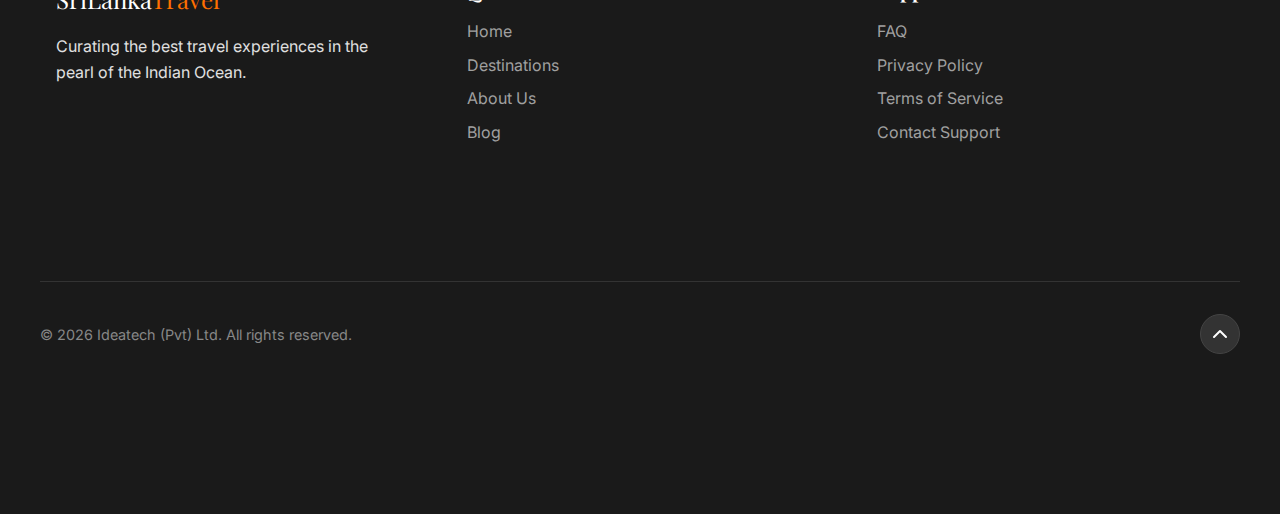
<file: contact.html>
<!DOCTYPE html>
<html lang="en">

<head>
    <meta charset="UTF-8">
    <meta name="viewport" content="width=device-width, initial-scale=1.0">
    <title>Contact Us - Travel Sri Lanka</title>
    <link rel="preconnect" href="https://fonts.googleapis.com">
    <link rel="preconnect" href="https://fonts.gstatic.com" crossorigin>
    <link
        href="https://fonts.googleapis.com/css2?family=Inter:wght@300;400;500;600&family=Playfair+Display:ital,wght@0,400;0,600;0,700;1,400&display=swap"
        rel="stylesheet">
    <link rel="stylesheet" href="styles.css">
    <style>
        .page-header {
            padding-top: 180px;
            padding-bottom: 60px;
            text-align: center;
            background-color: #f0fdfa;
        }

        .contact-form-container {
            max-width: 600px;
            margin: 0 auto;
            background: #ffffff;
            padding: 2rem;
            border-radius: 12px;
            box-shadow: 0 4px 12px rgba(0, 0, 0, 0.1);
        }

        .form-group {
            margin-bottom: 1.5rem;
        }

        .form-group label {
            display: block;
            margin-bottom: 0.5rem;
            font-weight: 500;
            color: #333;
        }

        .form-group input,
        .form-group textarea {
            width: 100%;
            padding: 0.8rem;
            border: 1px solid #ddd;
            border-radius: 8px;
            font-family: 'Inter', sans-serif;
            font-size: 1rem;
            transition: border-color 0.3s;
        }

        .form-group input:focus,
        .form-group textarea:focus {
            border-color: #00897B;
            outline: none;
        }

        .form-group textarea {
            resize: vertical;
            height: 150px;
        }

        .btn-submit {
            width: 100%;
            background-color: #00897B;
            color: white;
            border: none;
            padding: 1rem;
            border-radius: 8px;
            font-size: 1.1rem;
            font-weight: 600;
            cursor: pointer;
            transition: background-color 0.3s;
        }

        .btn-submit:hover {
            background-color: #00695C;
        }
    </style>
</head>

<body>

    <!-- Navigation -->
    <div class="nav-wrapper">
        <nav class="navbar" id="navbar">
            <div class="nav-left">
                <a href="index.html" class="logo">SriLanka<span>Travel</span></a>
                <span class="nav-badge">Guest</span>
            </div>

            <ul class="nav-links">
                <li><a href="index.html">Home</a></li>
                <li><a href="destinations.html">Destinations</a></li>
                <li><a href="about.html">About</a></li>
                <li><a href="contact.html">Contact</a></li>
            </ul>

            <div class="nav-right">
                <a href="#signin" class="nav-text-link">Sign in</a>
                <a href="#signup" class="btn btn-dark">Sign Up</a>
                <div class="hamburger">
                    <span class="bar"></span>
                    <span class="bar"></span>
                    <span class="bar"></span>
                </div>
            </div>
        </nav>
    </div>

    <!-- Page Header -->
    <header class="page-header">
        <div class="container">
            <h1 class="section-title">Contact Us</h1>
            <p class="section-subtitle">We'd love to hear from you. Plan your trip today.</p>
        </div>
    </header>

    <!-- Contact Section -->
    <section class="section">
        <div class="container">
            <div class="contact-form-container reveal">
                <form action="#" method="POST">
                    <div class="form-group">
                        <label for="name">Full Name</label>
                        <input type="text" id="name" name="name" placeholder="Your Name" required>
                    </div>
                    <div class="form-group">
                        <label for="email">Email Address</label>
                        <input type="email" id="email" name="email" placeholder="you@example.com" required>
                    </div>
                    <div class="form-group">
                        <label for="subject">Subject</label>
                        <input type="text" id="subject" name="subject" placeholder="Inquiry about..." required>
                    </div>
                    <div class="form-group">
                        <label for="message">Message</label>
                        <textarea id="message" name="message" placeholder="How can we help you?" required></textarea>
                    </div>
                    <button type="submit" class="btn-submit">Send Message</button>
                </form>
            </div>
        </div>
    </section>


    <!-- Footer -->
    <footer class="footer">
        <div class="footer-wave">
            <svg xmlns="http://www.w3.org/2000/svg" viewBox="0 0 1440 320" preserveAspectRatio="none">
                <path fill="#1a1a1a" fill-opacity="1"
                    d="M0,192L40,197.3C80,203,160,213,240,197.3C320,181,400,139,480,138.7C560,139,640,181,720,197.3C800,213,880,203,960,181.3C1040,160,1120,128,1200,128C1280,128,1360,160,1400,176L1440,192L1440,320L1400,320C1360,320,1280,320,1200,320C1120,320,1040,320,960,320C880,320,800,320,720,320C640,320,560,320,480,320C400,320,320,320,240,320C160,320,80,320,40,320L0,320Z">
                </path>
            </svg>
        </div>
        <div class="footer-content-wrapper">
            <div class="container footer-container">
                <div class="footer-col">
                    <a href="index.html" class="footer-logo">SriLanka<span>Travel</span></a>
                    <p>Curating the best travel experiences in the pearl of the Indian Ocean.</p>
                </div>
                <div class="footer-col">
                    <h4>Quick Links</h4>
                    <ul>
                        <li><a href="index.html">Home</a></li>
                        <li><a href="destinations.html">Destinations</a></li>
                        <li><a href="about.html">About Us</a></li>
                        <li><a href="#blog">Blog</a></li>
                    </ul>
                </div>
                <div class="footer-col">
                    <h4>Support</h4>
                    <ul>
                        <li><a href="about.html#faq">FAQ</a></li>
                        <li><a href="#">Privacy Policy</a></li>
                        <li><a href="#">Terms of Service</a></li>
                        <li><a href="contact.html">Contact Support</a></li>
                    </ul>
                </div>

            </div>
            <div class="footer-bottom container">
                <p>&copy; 2026 Ideatech (Pvt) Ltd. All rights reserved.</p>
                <div class="social-links">
                    <a href="#" class="scroll-top-btn" aria-label="Scroll to top"
                        onclick="window.scrollTo({top: 0, behavior: 'smooth'}); return false;">
                        <svg xmlns="http://www.w3.org/2000/svg" width="24" height="24" viewBox="0 0 24 24" fill="none"
                            stroke="currentColor" stroke-width="2" stroke-linecap="round" stroke-linejoin="round">
                            <path d="M18 15l-6-6-6 6" />
                        </svg>
                    </a>
                </div>
            </div>
        </div>
    </footer>

    <script src="script.js"></script>
</body>

</html>
</file>
<file: styles.css>
/* --- Design System & Variables --- */
:root {
    /* Colors */
    --primary-color: #00897B;
    /* Teal */
    --primary-dark: #00695C;
    --secondary-color: #FF6F00;
    /* Amber */
    --accent-color: #FFD700;
    /* Gold */
    --text-color: #333333;
    --text-light: #666666;
    --bg-light: #F9FAFB;
    --white: #ffffff;
    --black: #000000;

    /* Typography */
    --font-heading: 'Playfair Display', serif;
    --font-body: 'Inter', sans-serif;

    /* Spacing */
    --spacing-xs: 0.5rem;
    --spacing-sm: 1rem;
    --spacing-md: 2rem;
    --spacing-lg: 4rem;
    --spacing-xl: 8rem;

    /* Misc */
    --border-radius: 12px;
    --shadow-sm: 0 2px 4px rgba(0, 0, 0, 0.05);
    --shadow-md: 0 4px 12px rgba(0, 0, 0, 0.1);
    --shadow-lg: 0 12px 24px rgba(0, 0, 0, 0.15);
    --transition: all 0.3s ease;
}

/* --- Animations --- */
.reveal {
    opacity: 0;
    transform: translateY(30px);
    transition: all 0.8s ease-out;
}

.reveal.active {
    opacity: 1;
    transform: translateY(0);
}



/* --- Reset & Base Styles --- */
* {
    margin: 0;
    padding: 0;
    box-sizing: border-box;
}

html {
    scroll-behavior: smooth;
}

body {
    font-family: --font-body;
    color: var(--text-color);
    line-height: 1.6;
    background-color: var(--bg-light);
    font-family: 'Inter', sans-serif;
}

h1,
h2,
h3,
h4,
h5,
h6 {
    font-family: var(--font-heading);
    color: var(--black);
    line-height: 1.2;
}

a {
    text-decoration: none;
    color: inherit;
    transition: var(--transition);
}

ul {
    list-style: none;
}

img {
    max-width: 100%;
    display: block;
}

.container {
    max-width: 1200px;
    margin: 0 auto;
    padding: 0 var(--spacing-sm);
}

.section {
    padding: var(--spacing-xl) 0;
}

.section-header {
    text-align: center;
    margin-bottom: var(--spacing-lg);
}

.section-title {
    font-size: 4rem;
    /* Increased from 2.5rem */
    margin-bottom: var(--spacing-xs);
    position: relative;
    display: inline-block;
}

.section-subtitle {
    color: var(--text-light);
    font-size: 1.5rem;
    /* Increased from 1.1rem */
}

/* --- Buttons --- */
.btn {
    display: inline-block;
    padding: 0.8rem 1.5rem;
    border-radius: 50px;
    font-weight: 500;
    cursor: pointer;
    font-family: var(--font-body);
}

.btn-primary {
    background-color: var(--primary-color);
    color: var(--white);
    border: 2px solid var(--primary-color);
}

.btn-primary:hover {
    background-color: var(--primary-dark);
    border-color: var(--primary-dark);
}

.btn-secondary {
    background-color: var(--secondary-color);
    color: var(--white);
    border: none;
}

.btn-secondary:hover {
    background-color: #e65100;
}

.btn-outline {
    background-color: transparent;
    color: var(--primary-color);
    border: 2px solid var(--primary-color);
}

.btn-outline:hover {
    background-color: var(--primary-color);
    color: var(--white);
}

.btn-dark {
    background-color: #1a1a1a;
    color: var(--white);
    border: none;
    padding: 0.75rem 1.75rem;
    /* Increased padding */
    font-size: 1.1rem;
    /* Increased font size further */
}

.btn-dark:hover {
    background-color: #333;
    transform: translateY(-2px);
    box-shadow: 0 4px 8px rgba(0, 0, 0, 0.2);
}

/* --- Navbar --- */
.nav-wrapper {
    position: fixed;
    top: 20px;
    left: 0;
    width: 100%;
    z-index: 1000;
    display: flex;
    justify-content: center;
    padding: 0 var(--spacing-sm);
}

.navbar {
    background-color: rgba(255, 255, 255, 0.95);
    backdrop-filter: blur(10px);
    box-shadow: 0 8px 32px rgba(0, 0, 0, 0.1);
    border-radius: 50px;
    padding: 2rem 2.5rem;
    width: 100%;
    max-width: 1200px;
    display: flex;
    justify-content: space-between;
    align-items: center;
    border: 1px solid rgba(0, 0, 0, 0.05);
}

.nav-left {
    display: flex;
    align-items: center;
    gap: 1rem;
}

.logo {
    font-family: var(--font-body);
    font-size: 1.8rem;
    /* Increased font size further */
    font-weight: 700;
    color: var(--black);
    display: flex;
    align-items: center;
}

.logo span {
    color: var(--black);
}

.nav-badge {
    background-color: #f0f0f0;
    color: #666;
    font-size: 0.75rem;
    padding: 2px 8px;
    border-radius: 12px;
    font-weight: 500;
    border: 1px solid #e0e0e0;
}

.nav-links {
    display: flex;
    gap: 2.5rem;
    position: absolute;
    left: 50%;
    transform: translateX(-50%);
}

.nav-links a {
    font-weight: 500;
    color: #555;
    font-size: 1.2rem;
    /* Increased font size further */
    transition: color 0.2s;
}

.nav-links a:hover {
    color: var(--black);
}

.nav-right {
    display: flex;
    align-items: center;
    gap: 1.5rem;
}

.nav-text-link {
    font-weight: 500;
    color: #555;
    font-size: 1.15rem;
    /* Increased font size further */
}

.nav-text-link:hover {
    color: var(--black);
}

.hamburger {
    display: none;
    cursor: pointer;
}

/* --- Hero Section --- */
.hero {
    height: 120vh;
    /* Increased hero vertical size */
    background-image: url('https://images.unsplash.com/photo-1540202403-b7ce5be770ec?q=80&w=2000&auto=format&fit=crop');
    /* Placeholder until we generate one */
    background-size: cover;
    background-position: center;
    position: relative;
    display: flex;
    align-items: center;
    justify-content: center;
    text-align: center;
    color: var(--black);
    padding-top: 80px;
}

.hero-overlay {
    position: absolute;
    top: 0;
    left: 0;
    width: 100%;
    height: 100%;
    background: #DAFFFF;
    /* User requested color */
    opacity: 0.9;
}

.hero-wave {
    position: absolute;
    bottom: 0;
    left: 0;
    width: 100%;
    overflow: hidden;
    line-height: 0;
    z-index: 2;
    /* Ensure it's above the overlay */
}

.hero-wave svg {
    position: relative;
    display: block;
    width: calc(100% + 1.3px);
    height: 250px;
    /* Reset wave height */
}

.hero-wave path {
    fill: var(--bg-light);
}

.hero-content {
    position: relative;
    z-index: 1;
    max-width: 900px;
}

.hero-title {
    font-size: 5rem;
    /* Increased font size */
    margin-bottom: var(--spacing-sm);
    text-shadow: none;
}

.highlight {
    color: var(--secondary-color);
    /* Amber for better contrast on light bg */
    font-style: italic;
}

.hero-subtitle {
    font-size: 1.5rem;
    /* Increased font size */
    margin-bottom: var(--spacing-md);
    opacity: 1;
    color: var(--text-color);
}

.hero-buttons {
    display: flex;
    justify-content: center;
    gap: var(--spacing-sm);
}

/* --- Riders & Guides Section (Conceptual) --- */
.services-grid {
    display: grid;
    grid-template-columns: repeat(2, 1fr);
    /* Force 2 columns */
    gap: var(--spacing-lg);
    padding-bottom: var(--spacing-xl);
}

.service-card {
    background: var(--white);
    border-radius: 24px;
    /* Larger radius */
    padding: 3rem;
    /* Generous padding */
    box-shadow: var(--shadow-sm);
    transition: var(--transition);
    border: 1px solid rgba(0, 0, 0, 0.05);
    display: flex;
    flex-direction: column;
    align-items: flex-start;
    /* Align content left */
    height: 100%;
}

.service-card:hover {
    transform: translateY(-5px);
    box-shadow: var(--shadow-md);
}

.service-badge {
    display: inline-block;
    padding: 0.4rem 1rem;
    border-radius: 50px;
    font-size: 0.75rem;
    font-weight: 700;
    text-transform: uppercase;
    letter-spacing: 0.5px;
    margin-bottom: 1.5rem;
    color: var(--white);
}

.badge-transport {
    background-color: var(--primary-color);
    /* Teal */
}

.badge-guide {
    background-color: #1a1a1a;
    /* Dark for contrast/variety */
}

.service-title {
    font-family: var(--font-heading);
    /* Playfair Display */
    font-size: 2.5rem;
    font-weight: 700;
    margin-bottom: 1rem;
    color: var(--black);
    line-height: 1.1;
}

.service-description {
    color: var(--text-light);
    font-size: 1.1rem;
    line-height: 1.6;
    margin-bottom: 2rem;
    flex-grow: 1;
    /* Push link to bottom if needed, though heights match */
}

.service-link {
    color: var(--primary-color);
    font-weight: 600;
    font-size: 1rem;
    display: inline-flex;
    align-items: center;
    gap: 0.5rem;
    margin-top: auto;
    /* Push to bottom */
}

.service-link:hover .arrow {
    transform: translateX(5px);
}

/* --- Featured Destinations --- */
.destinations-grid {
    display: flex;
    flex-direction: column;
    gap: var(--spacing-lg);
    padding-bottom: var(--spacing-xl);
}

.destination-card {
    background: var(--white);
    border-radius: var(--border-radius);
    overflow: hidden;
    box-shadow: var(--shadow-sm);
    transition: var(--transition);
    position: sticky;
    top: 150px;
    height: 700px;
    display: flex;
    flex-direction: column;
    justify-content: flex-end;
    /* Align content to bottom */
    z-index: 1;
    margin-bottom: var(--spacing-md);
    border: none;
}

.destination-card:nth-child(1) {
    z-index: 1;
}

.destination-card:nth-child(2) {
    z-index: 2;
}

.destination-card:nth-child(3) {
    z-index: 3;
}

.destination-card:nth-child(4) {
    z-index: 4;
}

.destination-card:nth-child(5) {
    z-index: 5;
}

.destination-card:hover {
    transform: translateY(-5px);
    box-shadow: var(--shadow-lg);
}



.card-image {
    width: 100%;
    height: 100%;
    position: absolute;
    top: 0;
    left: 0;
    z-index: 0;
    overflow: hidden;
}

.card-image img {
    width: 100%;
    height: 100%;
    object-fit: cover;
    transition: transform 0.5s ease;
}

.destination-card:hover .card-image img {
    transform: scale(1.1);
}

.card-badge {
    position: absolute;
    top: 1rem;
    right: 1rem;
    background-color: var(--white);
    padding: 0.25rem 0.75rem;
    border-radius: 20px;
    font-size: 0.8rem;
    font-weight: 600;
    color: var(--primary-color);
    box-shadow: var(--shadow-sm);
    z-index: 2;
}

.card-content {
    width: 100%;
    padding: var(--spacing-lg);
    display: flex;
    flex-direction: column;
    justify-content: flex-end;
    background: linear-gradient(to top, rgba(0, 0, 0, 0.8), rgba(0, 0, 0, 0));
    position: relative;
    z-index: 1;
    height: 60%;
    /* cover bottom part */
}

.card-content h3 {
    margin-bottom: var(--spacing-xs);
    font-size: 2.5rem;
    color: var(--white);
    font-weight: 700;
}

.card-content p {
    color: rgba(255, 255, 255, 0.9);
    margin-bottom: var(--spacing-md);
    flex: initial;
    font-size: 1.1rem;
    max-width: 600px;
}

.card-link {
    color: var(--accent-color);
    /* Gold color for visibility */
    font-weight: 600;
    display: inline-flex;
    align-items: center;
    gap: 0.5rem;
    font-size: 1.1rem;
}

.card-link:hover .arrow {
    transform: translateX(5px);
}

.arrow {
    transition: var(--transition);
}

/* --- Footer --- */
.footer {
    background-color: transparent;
    color: #e0e0e0;
    padding-top: 0;
    padding-bottom: 0;
    position: relative;
    width: 100%;
}

.footer-wave {
    width: 100%;
    overflow: hidden;
    line-height: 0;
    margin-bottom: -1px;
    /* Important to remove sub-pixel gap */
}

.footer-wave svg {
    position: relative;
    display: block;
    width: calc(100% + 1.3px);
    height: 250px;
}

.footer-content-wrapper {
    background-color: #1a1a1a;
    padding-bottom: var(--spacing-xl);
    width: 100%;
}

.footer-container {
    display: grid;
    grid-template-columns: repeat(auto-fit, minmax(200px, 1fr));
    /* Force 2 columns */
    gap: var(--spacing-lg);
    padding-top: var(--spacing-lg);
    /* Add internal padding */
    padding-bottom: var(--spacing-xl);
    /* Increased internal bottom padding */
    border-bottom: 1px solid #333;
}

.footer-logo {
    font-family: var(--font-heading);
    font-size: 1.5rem;
    color: var(--white);
    margin-bottom: var(--spacing-sm);
    display: block;
}

.footer-logo span {
    color: var(--secondary-color);
}

.footer-col h4 {
    color: var(--white);
    margin-bottom: var(--spacing-sm);
    font-size: 1.2rem;
}

.footer-col ul li {
    margin-bottom: 0.5rem;
}

.footer-col ul li a {
    color: #a0a0a0;
}

.footer-col ul li a:hover {
    color: var(--white);
}

.newsletter-form {
    display: flex;
    gap: 0.5rem;
    margin-top: var(--spacing-sm);
}

.newsletter-form input {
    flex: 1;
    padding: 0.5rem;
    border-radius: 4px;
    border: none;
    outline: none;
}

.footer-bottom {
    padding: var(--spacing-md) 0;
    display: flex;
    justify-content: space-between;
    align-items: center;
    font-size: 0.9rem;
    color: #888;
}

.social-links {
    display: flex;
    gap: 1rem;
}

.scroll-top-btn {
    display: inline-flex;
    align-items: center;
    justify-content: center;
    width: 40px;
    height: 40px;
    background-color: #333;
    color: var(--white);
    border-radius: 50%;
    transition: var(--transition);
    border: 1px solid #444;
}

.scroll-top-btn:hover {
    background-color: var(--primary-color);
    border-color: var(--primary-color);
    transform: translateY(-3px);
}

/* --- Responsive --- */
@media (max-width: 960px) {
    .nav-links {
        display: none;
        /* Mobile menu logic needed */
    }

    .nav-right .btn-dark {
        display: none;
        /* Hide Sign Up on small screens if overly crowded, or keep */
    }

    .nav-right .nav-text-link {
        display: none;
    }

    .hamburger {
        display: block;
        margin-left: 1rem;
    }

    .hero-title {
        font-size: 2.5rem;
    }
}

/* --- FAQ Section --- */
.faq-container {
    max-width: 800px;
    margin: 0 auto;
}

.faq-list {
    margin-top: var(--spacing-lg);
}

.faq-item {
    border-bottom: 1px solid #eee;
    padding: 1.5rem 0;
    cursor: pointer;
}

.faq-item:first-child {
    border-top: 1px solid #eee;
}

.faq-question {
    display: flex;
    justify-content: space-between;
    align-items: center;
    font-size: 1.25rem;
    /* Larger, readable question */
    font-weight: 500;
    color: var(--black);
    transition: color 0.3s ease;
}

.faq-item:hover .faq-question {
    color: var(--primary-color);
}

.faq-answer {
    max-height: 0;
    overflow: hidden;
    transition: max-height 0.4s ease-out, margin-top 0.3s ease;
    color: var(--text-light);
    line-height: 1.6;
    padding-right: 2rem;
    font-size: 1.05rem;
}

.faq-item.active .faq-answer {
    max-height: 300px;
    /* Reveal content */
    margin-top: 1rem;
}

.faq-toggle {
    font-size: 1.5rem;
    font-weight: 300;
    transition: transform 0.3s ease;
    min-width: 24px;
    text-align: center;
    color: var(--black);
}

.faq-item.active .faq-toggle {
    transform: rotate(45deg);
    /* Turn + into x */
}

/* --- About Us Page Components --- */

/* Mission Section */
.mission.section {
    padding: 6rem 0;
    /* Increase padding */
}

.mission-grid {
    display: grid;
    grid-template-columns: repeat(auto-fit, minmax(350px, 1fr));
    gap: 4rem;
    align-items: flex-start;
    /* Align to top for better text flow */
}

.mission-content {
    background: var(--white);
    padding: 2.5rem;
    border-radius: var(--border-radius);
    box-shadow: var(--shadow-sm);
    border-top: 4px solid var(--primary-color);
    /* Add accent border */
}

.mission-content h2 {
    margin-bottom: 1.5rem;
    color: var(--text-dark);
    font-size: 2rem;
}

.mission-content p {
    font-size: 1.1rem;
    line-height: 1.8;
    color: var(--text-light);
}

/* Our Story Section */
.story.section {
    background: linear-gradient(to right, #f8f9fa, #e9ecef);
    /* Subtle gradient */
    padding: 8rem 0;
}

.story-content .section-title {
    margin-bottom: 2rem;
    font-size: 3rem;
}

.story-text p {
    font-size: 1.15rem;
    line-height: 1.9;
    color: #4a5568;
    margin-bottom: 2rem;
}

/* Features/Why Choose Us */
.features.section {
    padding: 6rem 0;
}

.features-grid {
    display: grid;
    grid-template-columns: repeat(auto-fit, minmax(300px, 1fr));
    /* Wider cards */
    gap: 2.5rem;
    margin-top: 4rem;
}

.feature-item {
    padding: 3rem 2rem;
    background: var(--white);
    border-radius: 16px;
    /* Smooth corners */
    box-shadow: 0 10px 30px rgba(0, 0, 0, 0.05);
    /* Softer shadow */
    transition: all 0.3s ease;
    border: 1px solid rgba(0, 0, 0, 0.05);
}

.feature-item:hover {
    transform: translateY(-8px);
    box-shadow: 0 20px 40px rgba(0, 0, 0, 0.08);
}

.feature-icon {
    display: inline-flex;
    align-items: center;
    justify-content: center;
    width: 80px;
    height: 80px;
    background: #f0f9ff;
    border-radius: 50%;
    margin-bottom: 1.5rem;
    font-size: 2.5rem;
}

.feature-item h3 {
    margin-bottom: 1rem;
    font-size: 1.4rem;
    color: var(--text-dark);
}

.feature-item p {
    color: var(--text-light);
    font-size: 1rem;
    line-height: 1.6;
}

/* Utilities */
.text-left {
    text-align: left;
}

.text-center {
    text-align: center;
}

.bg-light {
    background-color: var(--bg-light);
}

/* --- 3D Image Cylinder (Destinations Page) --- */
.cylinder-viewport {
    height: 100vh;
    width: 100%;
    position: relative;
    overflow: hidden;
    perspective: 2500px;
    /* High perspective for deep 3D feel */
    background: #f0fdfa;
    display: flex;
    align-items: center;
    justify-content: center;
}

.cylinder-stage {
    width: 100%;
    height: 100%;
    transform-style: preserve-3d;
    display: flex;
    align-items: center;
    justify-content: center;
}

.cylinder {
    position: relative;
    width: 300px;
    height: 450px;
    transform-style: preserve-3d;
    transition: transform 0.1s ease-out;
    /* No keyframe entrance - JS handles positioning immediately */
}

/* Scoped Card Styles for Cylinder */
.cylinder-card {
    position: absolute;
    top: 0;
    left: 0;
    width: 300px;
    height: 450px;
    background: var(--white);
    border-radius: 20px;
    overflow: hidden;
    box-shadow: 0 5px 20px rgba(0, 0, 0, 0.15);
    backface-visibility: hidden;
    /* Clean look */
    /* Performance optimization for filters */
    will-change: transform, filter;
    /* Remove sticky/grid props from generic card if any leak */
    margin: 0;
    z-index: auto;
    border: 1px solid rgba(0, 0, 0, 0.05);
}

.cylinder-card:hover {
    box-shadow: 0 0 30px rgba(0, 255, 150, 0.6);
    border-color: var(--primary-color);
    cursor: pointer;
}

/* Internal Layout for Cylinder Cards */
.cylinder-card .card-image {
    height: 50%;
    width: 100%;
    position: relative;
}

.cylinder-card .card-content {
    height: 50%;
    padding: 1.5rem;
    background: var(--white);
    display: flex;
    flex-direction: column;
    justify-content: space-between;
}

.cylinder-card .card-content h3 {
    font-size: 1.5rem;
    margin-bottom: 0.5rem;
    color: var(--black);
}

.cylinder-card .card-content p {
    font-size: 0.9rem;
    color: var(--text-light);
    margin-bottom: 1rem;
    display: -webkit-box;
    -webkit-line-clamp: 4;
    line-clamp: 4;
    -webkit-box-orient: vertical;
    overflow: hidden;
}

.cylinder-card .card-link {
    font-size: 0.9rem;
    text-transform: uppercase;
    letter-spacing: 1px;
}

.motion-scroller {
    position: relative;
    padding-bottom: 2rem;
    max-width: 600px;
    /* Limit width for the centered card effect */
    margin: 0 auto;
}

.destination-card {
    /* Override grid/stick styles */
    position: sticky;
    top: 150px;
    height: 600px;
    background: var(--white);
    border-radius: 24px;
    overflow: hidden;
    box-shadow: 0 10px 40px rgba(0, 0, 0, 0.1);
    margin-bottom: 2rem;
    display: flex;
    flex-direction: column;
    transform-origin: top center;
    border: 1px solid rgba(0, 0, 0, 0.05);
    transition: box-shadow 0.3s ease, transform 0.1s linear;
    z-index: 1;
    /* Default z-index */
}

/* Ensure they stack properly */
.destination-card:nth-child(1) {
    top: 150px;
    z-index: 1;
}

.destination-card:nth-child(2) {
    top: 180px;
    z-index: 2;
}

.destination-card:nth-child(3) {
    top: 210px;
    z-index: 3;
}

.destination-card:nth-child(4) {
    top: 240px;
    z-index: 4;
}

.destination-card:nth-child(5) {
    top: 270px;
    z-index: 5;
}

/* Responsive */
@media (max-width: 768px) {
    .motion-scroller {
        padding: 0 1rem;
    }

    .destination-card {
        height: 500px;
        top: 100px;
    }

    .destination-card:nth-child(1) {
        top: 100px;
    }

    .destination-card:nth-child(2) {
        top: 120px;
    }

    .destination-card:nth-child(3) {
        top: 140px;
    }

    .destination-card:nth-child(4) {
        top: 160px;
    }

    .destination-card:nth-child(5) {
        top: 180px;
    }
}
</file>
